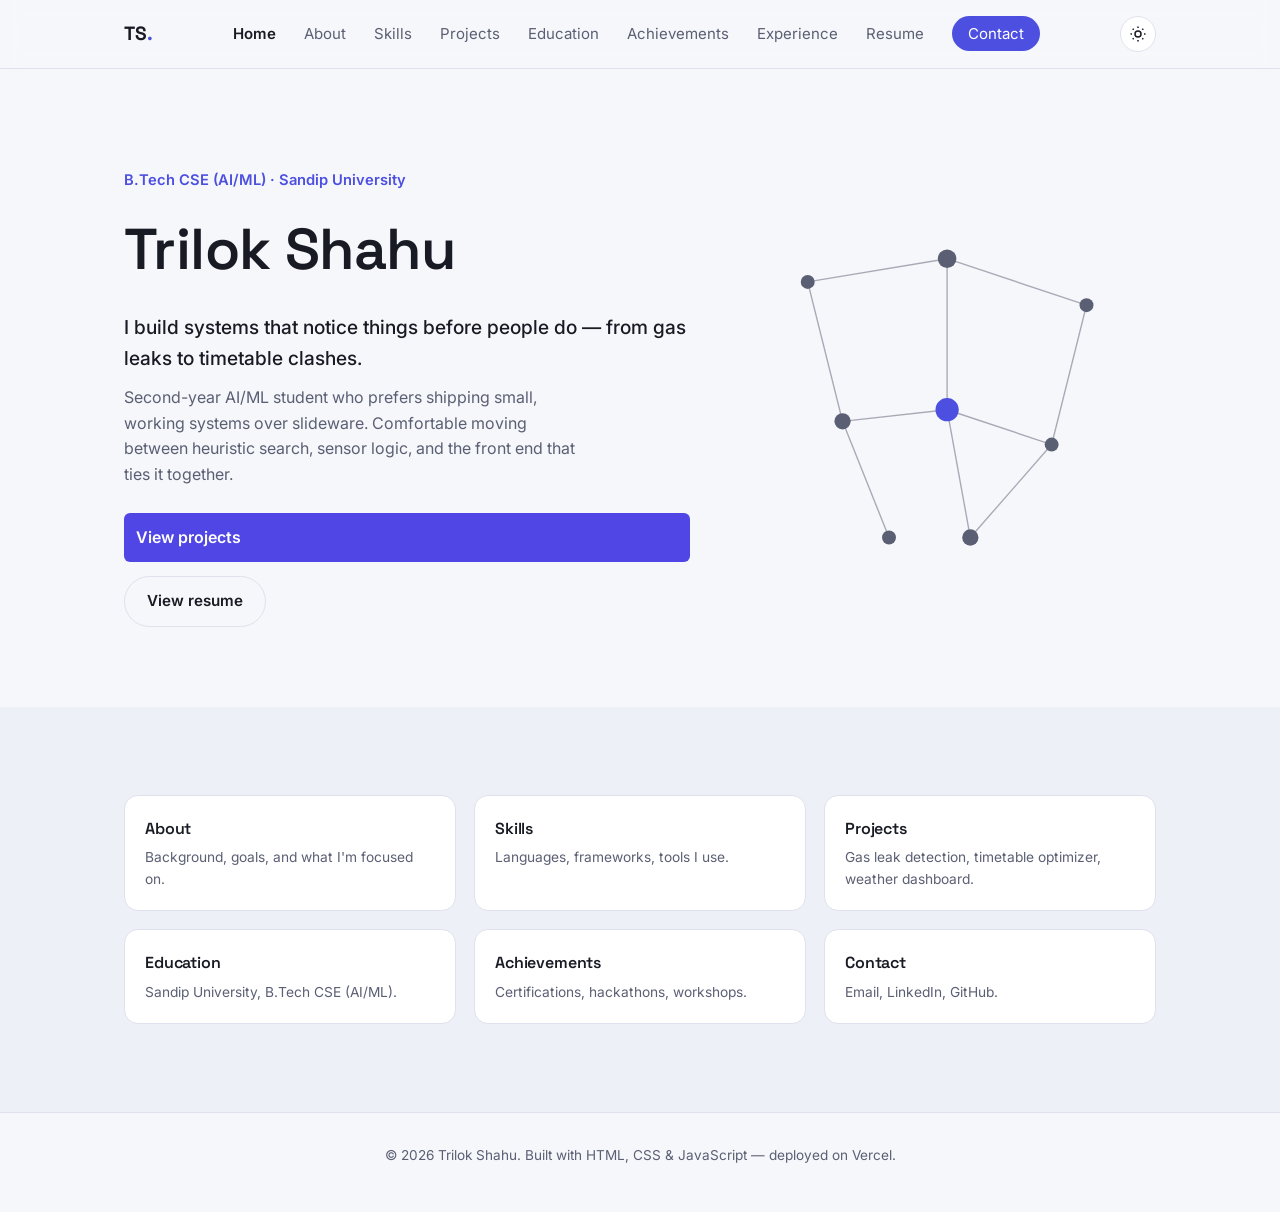
<file: index.html>
<!DOCTYPE html>
<html lang="en">
<head>
<meta charset="UTF-8">
<meta name="viewport" content="width=device-width, initial-scale=1.0">
<title>Home — Trilok Shahu</title>
<meta name="description" content="Trilok Shahu — B.Tech CSE (AI/ML) student at Sandip University. Projects, skills and profile.">
<link rel="preconnect" href="https://fonts.googleapis.com">
<link rel="preconnect" href="https://fonts.gstatic.com" crossorigin>
<link href="https://fonts.googleapis.com/css2?family=Space+Grotesk:wght@500;600;700&family=Inter:wght@400;500;600&display=swap" rel="stylesheet">
<link rel="stylesheet" href="style.css">
</head>
<body>

<div class="noise-bg" aria-hidden="true"></div>
<header class="nav-wrap">
  <nav class="nav" aria-label="Primary">
    <a href="index.html" class="nav-brand">TS<span class="dot">.</span></a>
    <button class="nav-toggle" id="navToggle" aria-label="Toggle menu" aria-expanded="false">
      <span></span><span></span><span></span>
    </button>
    <ul class="nav-links" id="navLinks">
      <li><a href="index.html" class="is-current">Home</a></li>
      <li><a href="about.html">About</a></li>
      <li><a href="skills.html">Skills</a></li>
      <li><a href="projects.html">Projects</a></li>
      <li><a href="education.html">Education</a></li>
      <li><a href="achievements.html">Achievements</a></li>
      <li><a href="experience.html">Experience</a></li>
      <li><a href="resume.html">Resume</a></li>
      <li><a href="contact.html" class="nav-cta">Contact</a></li>
    </ul>
    <button class="theme-toggle" id="themeToggle" aria-label="Toggle dark mode">
      <svg class="icon-sun" width="18" height="18" viewBox="0 0 24 24" fill="none" stroke="currentColor" stroke-width="2"><circle cx="12" cy="12" r="4"/><path d="M12 2v2M12 20v2M4.9 4.9l1.4 1.4M17.7 17.7l1.4 1.4M2 12h2M20 12h2M4.9 19.1l1.4-1.4M17.7 6.3l1.4-1.4"/></svg>
      <svg class="icon-moon" width="18" height="18" viewBox="0 0 24 24" fill="none" stroke="currentColor" stroke-width="2"><path d="M21 12.8A9 9 0 1111.2 3 7 7 0 0021 12.8z"/></svg>
    </button>
  </nav>
</header>

<main>
  <section id="home" class="hero">
    <div class="hero-grid">
      <div class="hero-text">
        <p class="eyebrow">B.Tech CSE (AI/ML) · Sandip University</p>
        <h1>Trilok Shahu</h1>
        <p class="hero-tag">I build systems that notice things before people do — from gas leaks to timetable clashes.</p>
        <p class="hero-desc">Second-year AI/ML student who prefers shipping small, working systems over slideware. Comfortable moving between heuristic search, sensor logic, and the front end that ties it together.</p>
        <div class="hero-cta">
          <a href="projects.html" class="btn btn-primary">View projects</a>
          <a href="resume.html" class="btn btn-ghost">View resume</a>
        </div>
      </div>
      <div class="hero-visual" aria-hidden="true">
        <svg viewBox="0 0 360 360" class="node-graph">
          <g class="edges" stroke="currentColor" stroke-width="1.2" fill="none" opacity="0.5">
            <line x1="60" y1="80" x2="180" y2="60"/>
            <line x1="180" y1="60" x2="300" y2="100"/>
            <line x1="60" y1="80" x2="90" y2="200"/>
            <line x1="180" y1="60" x2="180" y2="190"/>
            <line x1="300" y1="100" x2="270" y2="220"/>
            <line x1="90" y1="200" x2="180" y2="190"/>
            <line x1="180" y1="190" x2="270" y2="220"/>
            <line x1="90" y1="200" x2="130" y2="300"/>
            <line x1="180" y1="190" x2="200" y2="300"/>
            <line x1="270" y1="220" x2="200" y2="300"/>
          </g>
          <g class="nodes" fill="currentColor">
            <circle cx="60" cy="80" r="6"/>
            <circle cx="180" cy="60" r="8"/>
            <circle cx="300" cy="100" r="6"/>
            <circle cx="90" cy="200" r="7"/>
            <circle cx="180" cy="190" r="10" class="node-accent"/>
            <circle cx="270" cy="220" r="6"/>
            <circle cx="130" cy="300" r="6"/>
            <circle cx="200" cy="300" r="7"/>
          </g>
        </svg>
      </div>
    </div>
  </section>

  <section class="section section-alt home-links">
    <div class="section-inner">
      <div class="quicklinks-grid">
        <a href="about.html" class="quicklink"><h3>About</h3><p>Background, goals, and what I'm focused on.</p></a>
        <a href="skills.html" class="quicklink"><h3>Skills</h3><p>Languages, frameworks, tools I use.</p></a>
        <a href="projects.html" class="quicklink"><h3>Projects</h3><p>Gas leak detection, timetable optimizer, weather dashboard.</p></a>
        <a href="education.html" class="quicklink"><h3>Education</h3><p>Sandip University, B.Tech CSE (AI/ML).</p></a>
        <a href="achievements.html" class="quicklink"><h3>Achievements</h3><p>Certifications, hackathons, workshops.</p></a>
        <a href="contact.html" class="quicklink"><h3>Contact</h3><p>Email, LinkedIn, GitHub.</p></a>
      </div>
    </div>
  </section>

</main>

<footer class="site-footer">
  <p>&copy; <span id="year"></span> Trilok Shahu. Built with HTML, CSS &amp; JavaScript — deployed on Vercel.</p>
</footer>

<script src="script.js"></script>
</body>
</html>
</file>
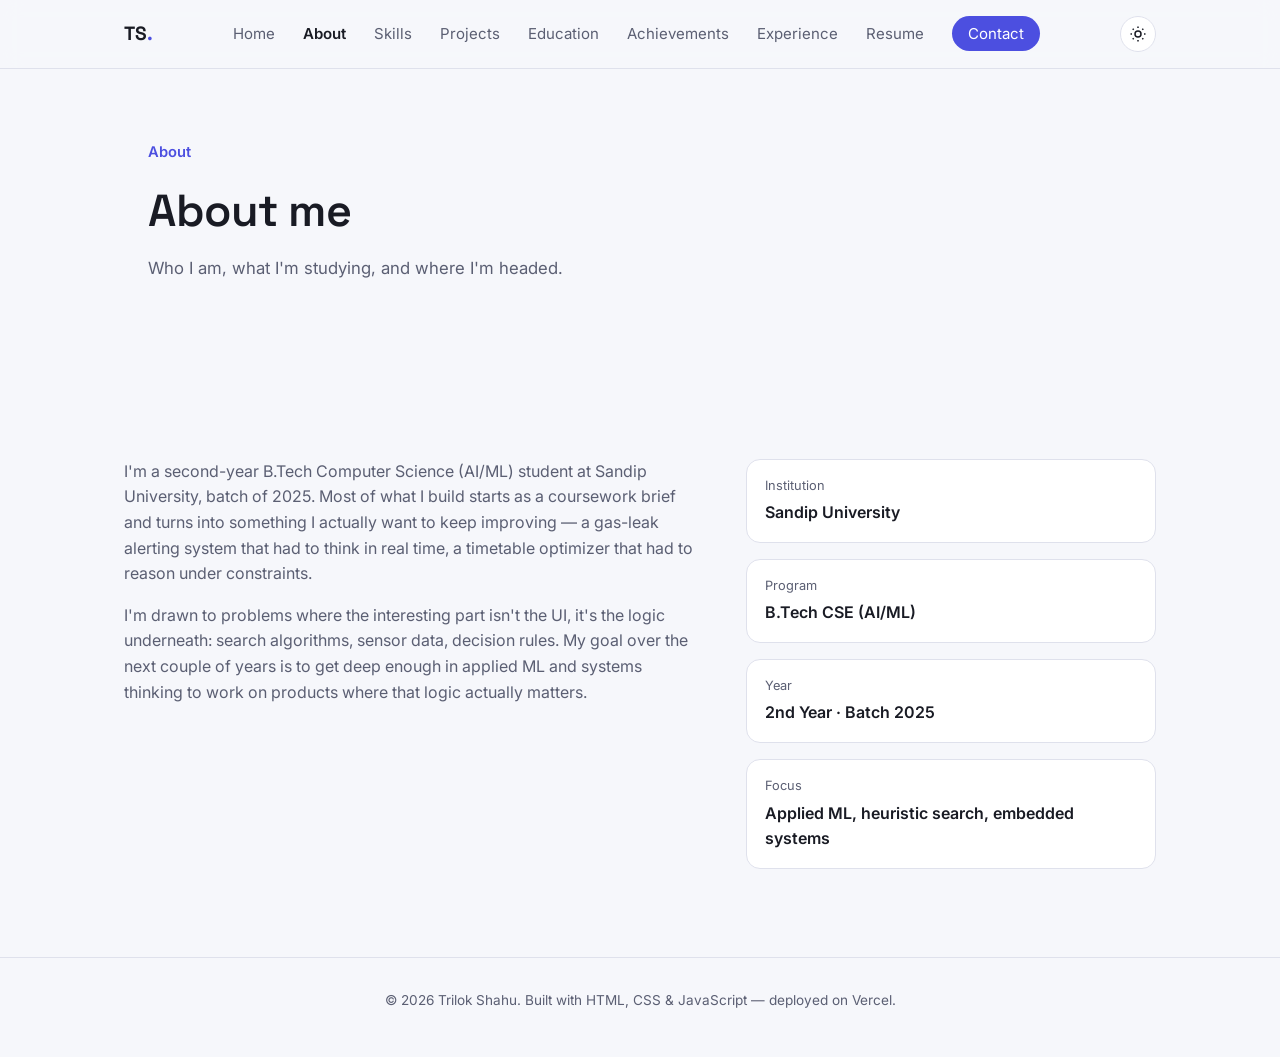
<file: about.html>
<!DOCTYPE html>
<html lang="en">
<head>
<meta charset="UTF-8">
<meta name="viewport" content="width=device-width, initial-scale=1.0">
<title>About — Trilok Shahu</title>
<meta name="description" content="About Trilok Shahu — background, education focus and goals.">
<link rel="preconnect" href="https://fonts.googleapis.com">
<link rel="preconnect" href="https://fonts.gstatic.com" crossorigin>
<link href="https://fonts.googleapis.com/css2?family=Space+Grotesk:wght@500;600;700&family=Inter:wght@400;500;600&display=swap" rel="stylesheet">
<link rel="stylesheet" href="style.css">
</head>
<body>

<div class="noise-bg" aria-hidden="true"></div>
<header class="nav-wrap">
  <nav class="nav" aria-label="Primary">
    <a href="index.html" class="nav-brand">TS<span class="dot">.</span></a>
    <button class="nav-toggle" id="navToggle" aria-label="Toggle menu" aria-expanded="false">
      <span></span><span></span><span></span>
    </button>
    <ul class="nav-links" id="navLinks">
      <li><a href="index.html">Home</a></li>
      <li><a href="about.html" class="is-current">About</a></li>
      <li><a href="skills.html">Skills</a></li>
      <li><a href="projects.html">Projects</a></li>
      <li><a href="education.html">Education</a></li>
      <li><a href="achievements.html">Achievements</a></li>
      <li><a href="experience.html">Experience</a></li>
      <li><a href="resume.html">Resume</a></li>
      <li><a href="contact.html" class="nav-cta">Contact</a></li>
    </ul>
    <button class="theme-toggle" id="themeToggle" aria-label="Toggle dark mode">
      <svg class="icon-sun" width="18" height="18" viewBox="0 0 24 24" fill="none" stroke="currentColor" stroke-width="2"><circle cx="12" cy="12" r="4"/><path d="M12 2v2M12 20v2M4.9 4.9l1.4 1.4M17.7 17.7l1.4 1.4M2 12h2M20 12h2M4.9 19.1l1.4-1.4M17.7 6.3l1.4-1.4"/></svg>
      <svg class="icon-moon" width="18" height="18" viewBox="0 0 24 24" fill="none" stroke="currentColor" stroke-width="2"><path d="M21 12.8A9 9 0 1111.2 3 7 7 0 0021 12.8z"/></svg>
    </button>
  </nav>
</header>

<main>
  <section class="page-header">
    <div class="section-inner">
      <p class="eyebrow">About</p>
      <h1>About me</h1>
      <p class="page-desc">Who I am, what I'm studying, and where I'm headed.</p>
    </div>
  </section>
  <section class="section">
    <div class="section-inner">
      <div class="about-grid">
        <div class="about-copy">
          <p>I'm a second-year B.Tech Computer Science (AI/ML) student at Sandip University, batch of 2025. Most of what I build starts as a coursework brief and turns into something I actually want to keep improving — a gas-leak alerting system that had to think in real time, a timetable optimizer that had to reason under constraints.</p>
          <p>I'm drawn to problems where the interesting part isn't the UI, it's the logic underneath: search algorithms, sensor data, decision rules. My goal over the next couple of years is to get deep enough in applied ML and systems thinking to work on products where that logic actually matters.</p>
        </div>
        <div class="about-facts">
          <div class="fact"><span class="fact-label">Institution</span><span class="fact-value">Sandip University</span></div>
          <div class="fact"><span class="fact-label">Program</span><span class="fact-value">B.Tech CSE (AI/ML)</span></div>
          <div class="fact"><span class="fact-label">Year</span><span class="fact-value">2nd Year · Batch 2025</span></div>
          <div class="fact"><span class="fact-label">Focus</span><span class="fact-value">Applied ML, heuristic search, embedded systems</span></div>
        </div>
      </div>
    </div>
  </section>

</main>

<footer class="site-footer">
  <p>&copy; <span id="year"></span> Trilok Shahu. Built with HTML, CSS &amp; JavaScript — deployed on Vercel.</p>
</footer>

<script src="script.js"></script>
</body>
</html>
</file>
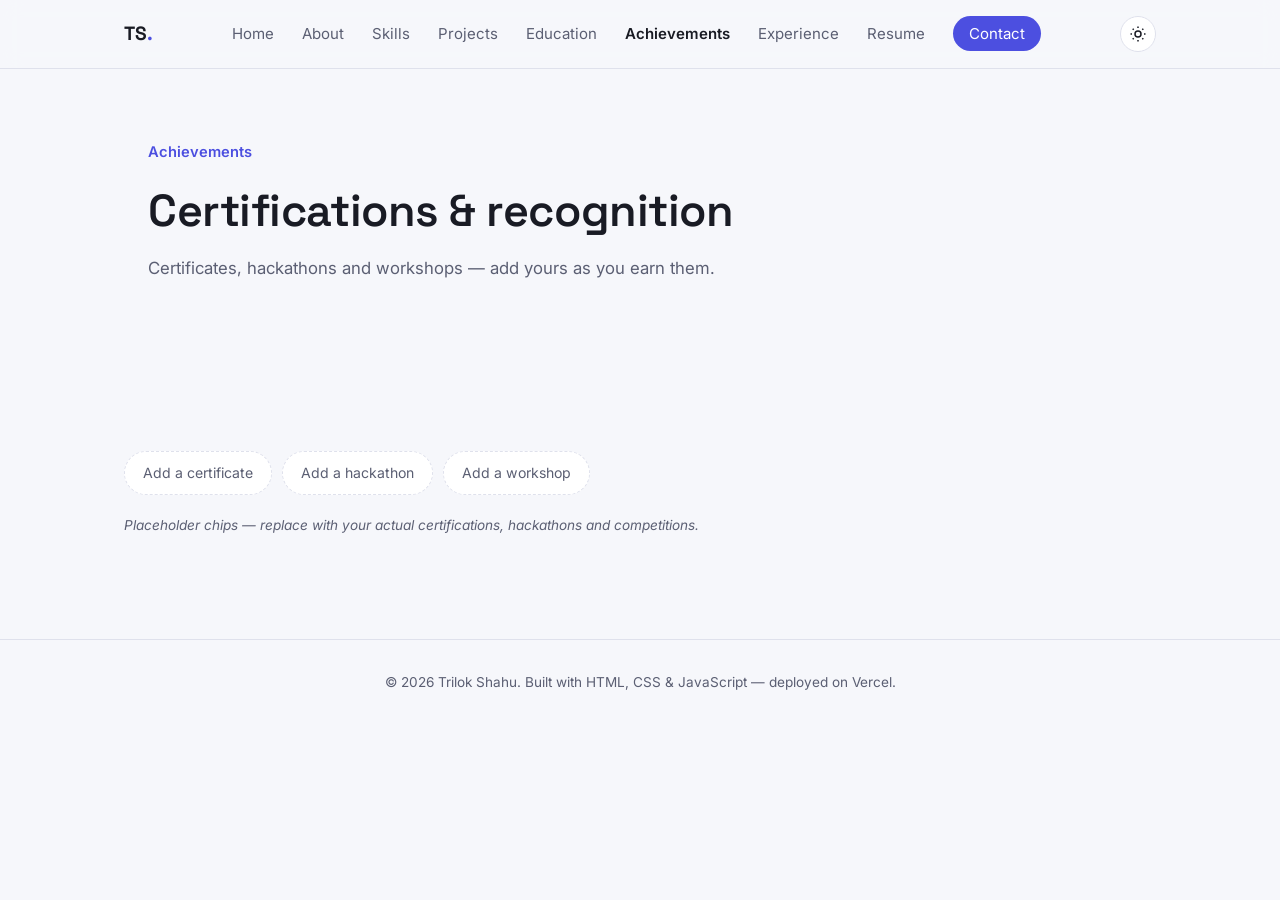
<file: achievements.html>
<!DOCTYPE html>
<html lang="en">
<head>
<meta charset="UTF-8">
<meta name="viewport" content="width=device-width, initial-scale=1.0">
<title>Achievements — Trilok Shahu</title>
<meta name="description" content="Achievements, certifications and hackathons.">
<link rel="preconnect" href="https://fonts.googleapis.com">
<link rel="preconnect" href="https://fonts.gstatic.com" crossorigin>
<link href="https://fonts.googleapis.com/css2?family=Space+Grotesk:wght@500;600;700&family=Inter:wght@400;500;600&display=swap" rel="stylesheet">
<link rel="stylesheet" href="style.css">
</head>
<body>

<div class="noise-bg" aria-hidden="true"></div>
<header class="nav-wrap">
  <nav class="nav" aria-label="Primary">
    <a href="index.html" class="nav-brand">TS<span class="dot">.</span></a>
    <button class="nav-toggle" id="navToggle" aria-label="Toggle menu" aria-expanded="false">
      <span></span><span></span><span></span>
    </button>
    <ul class="nav-links" id="navLinks">
      <li><a href="index.html">Home</a></li>
      <li><a href="about.html">About</a></li>
      <li><a href="skills.html">Skills</a></li>
      <li><a href="projects.html">Projects</a></li>
      <li><a href="education.html">Education</a></li>
      <li><a href="achievements.html" class="is-current">Achievements</a></li>
      <li><a href="experience.html">Experience</a></li>
      <li><a href="resume.html">Resume</a></li>
      <li><a href="contact.html" class="nav-cta">Contact</a></li>
    </ul>
    <button class="theme-toggle" id="themeToggle" aria-label="Toggle dark mode">
      <svg class="icon-sun" width="18" height="18" viewBox="0 0 24 24" fill="none" stroke="currentColor" stroke-width="2"><circle cx="12" cy="12" r="4"/><path d="M12 2v2M12 20v2M4.9 4.9l1.4 1.4M17.7 17.7l1.4 1.4M2 12h2M20 12h2M4.9 19.1l1.4-1.4M17.7 6.3l1.4-1.4"/></svg>
      <svg class="icon-moon" width="18" height="18" viewBox="0 0 24 24" fill="none" stroke="currentColor" stroke-width="2"><path d="M21 12.8A9 9 0 1111.2 3 7 7 0 0021 12.8z"/></svg>
    </button>
  </nav>
</header>

<main>
  <section class="page-header">
    <div class="section-inner">
      <p class="eyebrow">Achievements</p>
      <h1>Certifications & recognition</h1>
      <p class="page-desc">Certificates, hackathons and workshops — add yours as you earn them.</p>
    </div>
  </section>
  <section class="section">
    <div class="section-inner">
      <div class="chip-row">
        <span class="chip">Add a certificate</span>
        <span class="chip">Add a hackathon</span>
        <span class="chip">Add a workshop</span>
      </div>
      <p class="skills-note">Placeholder chips — replace with your actual certifications, hackathons and competitions.</p>
    </div>
  </section>

</main>

<footer class="site-footer">
  <p>&copy; <span id="year"></span> Trilok Shahu. Built with HTML, CSS &amp; JavaScript — deployed on Vercel.</p>
</footer>

<script src="script.js"></script>
</body>
</html>
</file>
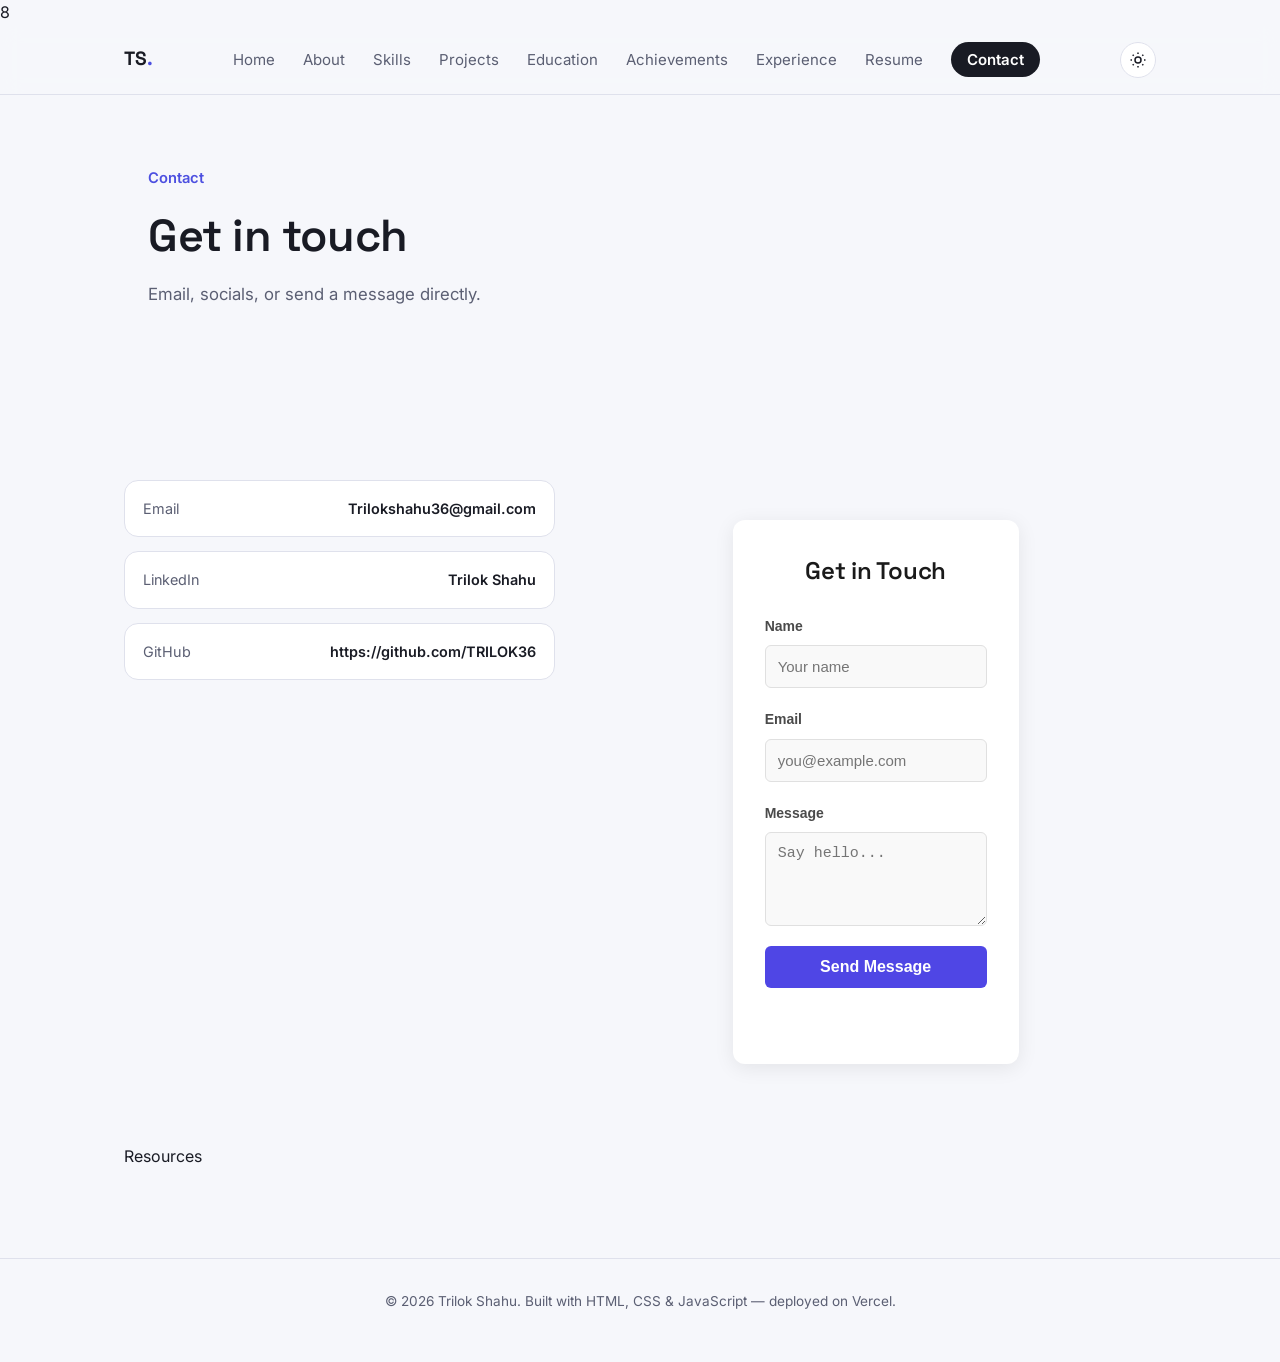
<file: contact.html>
8<!DOCTYPE html>
<html lang="en">
<head>
<meta charset="UTF-8">
<meta name="viewport" content="width=device-width, initial-scale=1.0">
<title>Contact — Trilok Shahu</title>
<meta name="description" content="Contact Trilok Shahu — email, LinkedIn, GitHub.">
<link rel="preconnect" href="https://fonts.googleapis.com">
<link rel="preconnect" href="https://fonts.gstatic.com" crossorigin>
<link href="https://fonts.googleapis.com/css2?family=Space+Grotesk:wght@500;600;700&family=Inter:wght@400;500;600&display=swap" rel="stylesheet">
<link rel="stylesheet" href="style.css">
</head>
<body>

<div class="noise-bg" aria-hidden="true"></div>
<header class="nav-wrap">
  <nav class="nav" aria-label="Primary">
    <a href="index.html" class="nav-brand">TS<span class="dot">.</span></a>
    <button class="nav-toggle" id="navToggle" aria-label="Toggle menu" aria-expanded="false">
      <span></span><span></span><span></span>
    </button>
    <ul class="nav-links" id="navLinks">
      <li><a href="index.html">Home</a></li>
      <li><a href="about.html">About</a></li>
      <li><a href="skills.html">Skills</a></li>
      <li><a href="projects.html">Projects</a></li>
      <li><a href="education.html">Education</a></li>
      <li><a href="achievements.html">Achievements</a></li>
      <li><a href="experience.html">Experience</a></li>
      <li><a href="resume.html">Resume</a></li>
      <li><a href="contact.html" class="nav-cta is-current">Contact</a></li>
    </ul>
    <button class="theme-toggle" id="themeToggle" aria-label="Toggle dark mode">
      <svg class="icon-sun" width="18" height="18" viewBox="0 0 24 24" fill="none" stroke="currentColor" stroke-width="2"><circle cx="12" cy="12" r="4"/><path d="M12 2v2M12 20v2M4.9 4.9l1.4 1.4M17.7 17.7l1.4 1.4M2 12h2M20 12h2M4.9 19.1l1.4-1.4M17.7 6.3l1.4-1.4"/></svg>
      <svg class="icon-moon" width="18" height="18" viewBox="0 0 24 24" fill="none" stroke="currentColor" stroke-width="2"><path d="M21 12.8A9 9 0 1111.2 3 7 7 0 0021 12.8z"/></svg>
    </button>
  </nav>
</header>

<main>
  <section class="page-header">
    <div class="section-inner">
      <p class="eyebrow">Contact</p>
      <h1>Get in touch</h1>
      <p class="page-desc">Email, socials, or send a message directly.</p>
    </div>
  </section>
  <section class="section">
    <div class="section-inner">
      <div class="contact-grid">
        <div class="contact-links">
          <a href="mailto:Trilokshahu36@gmail.com" class="contact-link">
            <span>Email</span><span class="contact-value">Trilokshahu36@gmail.com</span>
          </a>
          <a href="https://www.linkedin.com/in/trilok-shahu-736469418" class="contact-link" target="_blank" rel="noopener">
            <span>LinkedIn</span><span class="contact-value">Trilok Shahu</span>
          </a>
          <a href="https://github.com/TRILOK36" class="contact-link" target="_blank" rel="noopener">
            <span>GitHub</span><span class="contact-value">https://github.com/TRILOK36</span>
          </a>
        </div>
 <div class="contact-container">
  <h2>Get in Touch</h2>
  




  <form action="https://formspree.io/f/xvkgwnln" method="POST">
    <div class="form-group">
      <label for="cf-name">Name</label>
      <input id="cf-name" type="text" name="name" placeholder="Your name" required>
    </div>

    <div class="form-group">
      <label for="cf-email">Email</label>
      <input id="cf-email" type="email" name="email" placeholder="you@example.com" required>
    </div>

    <div class="form-group">
      <label for="cf-message">Message</label>
      <textarea id="cf-message" name="message" rows="4" placeholder="Say hello..." required></textarea>
    </div>

    <button type="submit" class="btn btn-primary">Send Message</button>
    <p class="form-note" id="formNote"></p>
  </form>
</div>
Resources
      </div>
    </div>
  </section>

</main>

<footer class="site-footer">
  <p>&copy; <span id="year"></span> Trilok Shahu. Built with HTML, CSS &amp; JavaScript — deployed on Vercel.</p>
</footer>

<script src="script.js"></script>
</body>
</html>
</file>
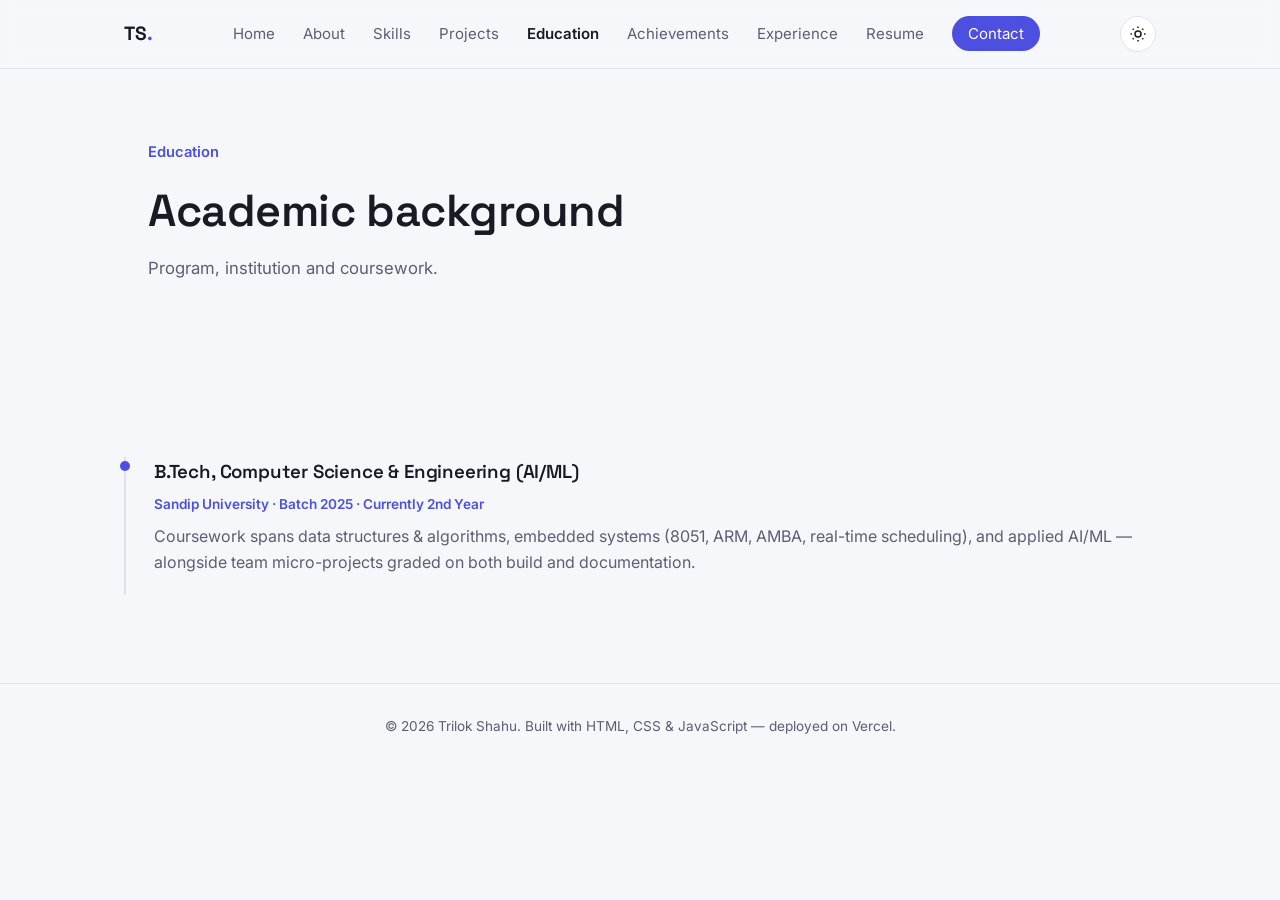
<file: education.html>
<!DOCTYPE html>
<html lang="en">
<head>
<meta charset="UTF-8">
<meta name="viewport" content="width=device-width, initial-scale=1.0">
<title>Education — Trilok Shahu</title>
<meta name="description" content="Education — B.Tech Computer Science (AI/ML), Sandip University.">
<link rel="preconnect" href="https://fonts.googleapis.com">
<link rel="preconnect" href="https://fonts.gstatic.com" crossorigin>
<link href="https://fonts.googleapis.com/css2?family=Space+Grotesk:wght@500;600;700&family=Inter:wght@400;500;600&display=swap" rel="stylesheet">
<link rel="stylesheet" href="style.css">
</head>
<body>

<div class="noise-bg" aria-hidden="true"></div>
<header class="nav-wrap">
  <nav class="nav" aria-label="Primary">
    <a href="index.html" class="nav-brand">TS<span class="dot">.</span></a>
    <button class="nav-toggle" id="navToggle" aria-label="Toggle menu" aria-expanded="false">
      <span></span><span></span><span></span>
    </button>
    <ul class="nav-links" id="navLinks">
      <li><a href="index.html">Home</a></li>
      <li><a href="about.html">About</a></li>
      <li><a href="skills.html">Skills</a></li>
      <li><a href="projects.html">Projects</a></li>
      <li><a href="education.html" class="is-current">Education</a></li>
      <li><a href="achievements.html">Achievements</a></li>
      <li><a href="experience.html">Experience</a></li>
      <li><a href="resume.html">Resume</a></li>
      <li><a href="contact.html" class="nav-cta">Contact</a></li>
    </ul>
    <button class="theme-toggle" id="themeToggle" aria-label="Toggle dark mode">
      <svg class="icon-sun" width="18" height="18" viewBox="0 0 24 24" fill="none" stroke="currentColor" stroke-width="2"><circle cx="12" cy="12" r="4"/><path d="M12 2v2M12 20v2M4.9 4.9l1.4 1.4M17.7 17.7l1.4 1.4M2 12h2M20 12h2M4.9 19.1l1.4-1.4M17.7 6.3l1.4-1.4"/></svg>
      <svg class="icon-moon" width="18" height="18" viewBox="0 0 24 24" fill="none" stroke="currentColor" stroke-width="2"><path d="M21 12.8A9 9 0 1111.2 3 7 7 0 0021 12.8z"/></svg>
    </button>
  </nav>
</header>

<main>
  <section class="page-header">
    <div class="section-inner">
      <p class="eyebrow">Education</p>
      <h1>Academic background</h1>
      <p class="page-desc">Program, institution and coursework.</p>
    </div>
  </section>
  <section class="section">
    <div class="section-inner">
      <div class="timeline">
        <div class="timeline-item">
          <div class="timeline-marker"></div>
          <div class="timeline-content">
            <h3>B.Tech, Computer Science &amp; Engineering (AI/ML)</h3>
            <p class="timeline-meta">Sandip University · Batch 2025 · Currently 2nd Year</p>
            <p>Coursework spans data structures &amp; algorithms, embedded systems (8051, ARM, AMBA, real-time scheduling), and applied AI/ML — alongside team micro-projects graded on both build and documentation.</p>
          </div>
        </div>
      </div>
    </div>
  </section>

</main>

<footer class="site-footer">
  <p>&copy; <span id="year"></span> Trilok Shahu. Built with HTML, CSS &amp; JavaScript — deployed on Vercel.</p>
</footer>

<script src="script.js"></script>
</body>
</html>
</file>
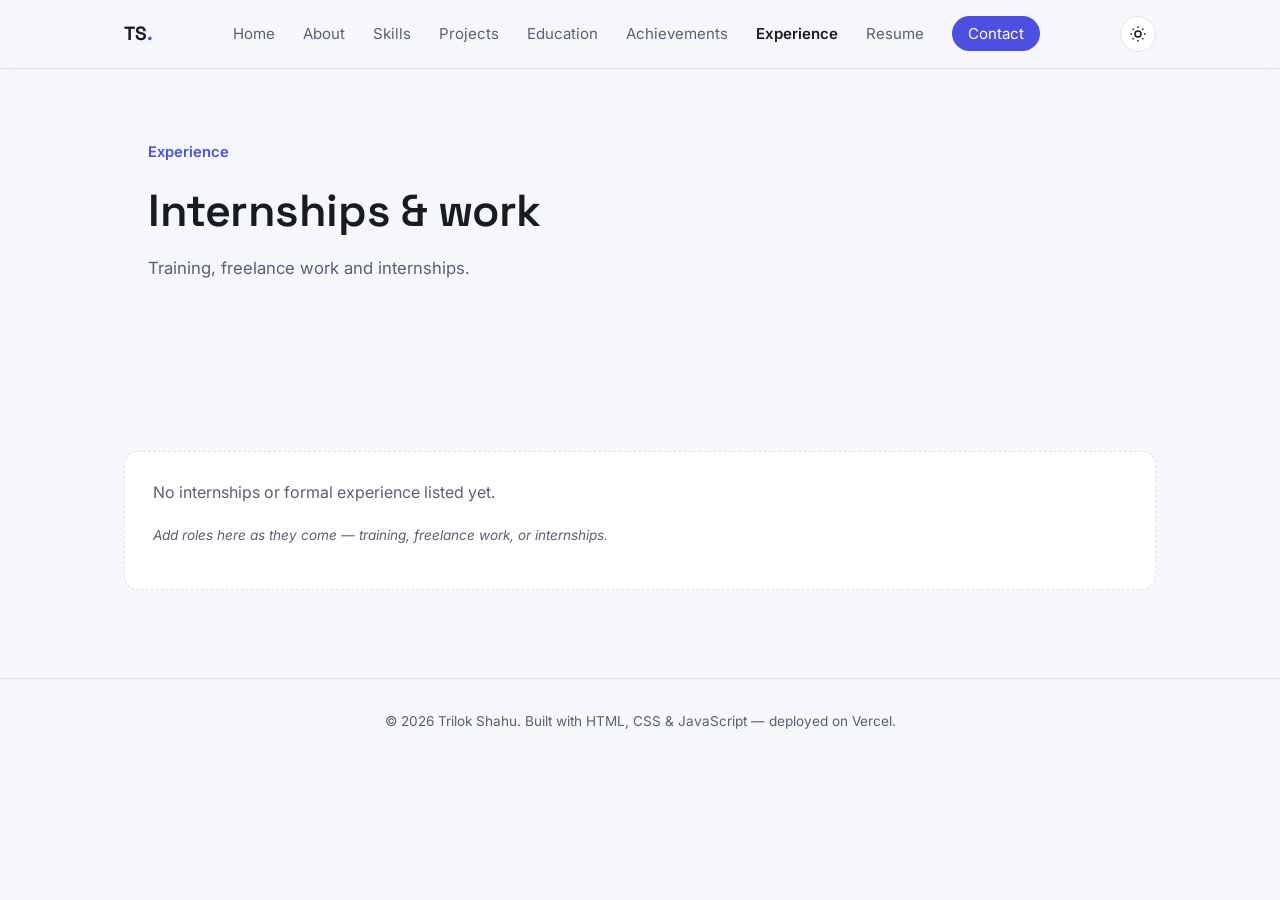
<file: experience.html>
<!DOCTYPE html>
<html lang="en">
<head>
<meta charset="UTF-8">
<meta name="viewport" content="width=device-width, initial-scale=1.0">
<title>Experience — Trilok Shahu</title>
<meta name="description" content="Work experience and internships.">
<link rel="preconnect" href="https://fonts.googleapis.com">
<link rel="preconnect" href="https://fonts.gstatic.com" crossorigin>
<link href="https://fonts.googleapis.com/css2?family=Space+Grotesk:wght@500;600;700&family=Inter:wght@400;500;600&display=swap" rel="stylesheet">
<link rel="stylesheet" href="style.css">
</head>
<body>

<div class="noise-bg" aria-hidden="true"></div>
<header class="nav-wrap">
  <nav class="nav" aria-label="Primary">
    <a href="index.html" class="nav-brand">TS<span class="dot">.</span></a>
    <button class="nav-toggle" id="navToggle" aria-label="Toggle menu" aria-expanded="false">
      <span></span><span></span><span></span>
    </button>
    <ul class="nav-links" id="navLinks">
      <li><a href="index.html">Home</a></li>
      <li><a href="about.html">About</a></li>
      <li><a href="skills.html">Skills</a></li>
      <li><a href="projects.html">Projects</a></li>
      <li><a href="education.html">Education</a></li>
      <li><a href="achievements.html">Achievements</a></li>
      <li><a href="experience.html" class="is-current">Experience</a></li>
      <li><a href="resume.html">Resume</a></li>
      <li><a href="contact.html" class="nav-cta">Contact</a></li>
    </ul>
    <button class="theme-toggle" id="themeToggle" aria-label="Toggle dark mode">
      <svg class="icon-sun" width="18" height="18" viewBox="0 0 24 24" fill="none" stroke="currentColor" stroke-width="2"><circle cx="12" cy="12" r="4"/><path d="M12 2v2M12 20v2M4.9 4.9l1.4 1.4M17.7 17.7l1.4 1.4M2 12h2M20 12h2M4.9 19.1l1.4-1.4M17.7 6.3l1.4-1.4"/></svg>
      <svg class="icon-moon" width="18" height="18" viewBox="0 0 24 24" fill="none" stroke="currentColor" stroke-width="2"><path d="M21 12.8A9 9 0 1111.2 3 7 7 0 0021 12.8z"/></svg>
    </button>
  </nav>
</header>

<main>
  <section class="page-header">
    <div class="section-inner">
      <p class="eyebrow">Experience</p>
      <h1>Internships & work</h1>
      <p class="page-desc">Training, freelance work and internships.</p>
    </div>
  </section>
  <section class="section">
    <div class="section-inner">
      <div class="empty-state">
        <p>No internships or formal experience listed yet.</p>
        <p class="skills-note">Add roles here as they come — training, freelance work, or internships.</p>
      </div>
    </div>
  </section>

</main>

<footer class="site-footer">
  <p>&copy; <span id="year"></span> Trilok Shahu. Built with HTML, CSS &amp; JavaScript — deployed on Vercel.</p>
</footer>

<script src="script.js"></script>
</body>
</html>
</file>
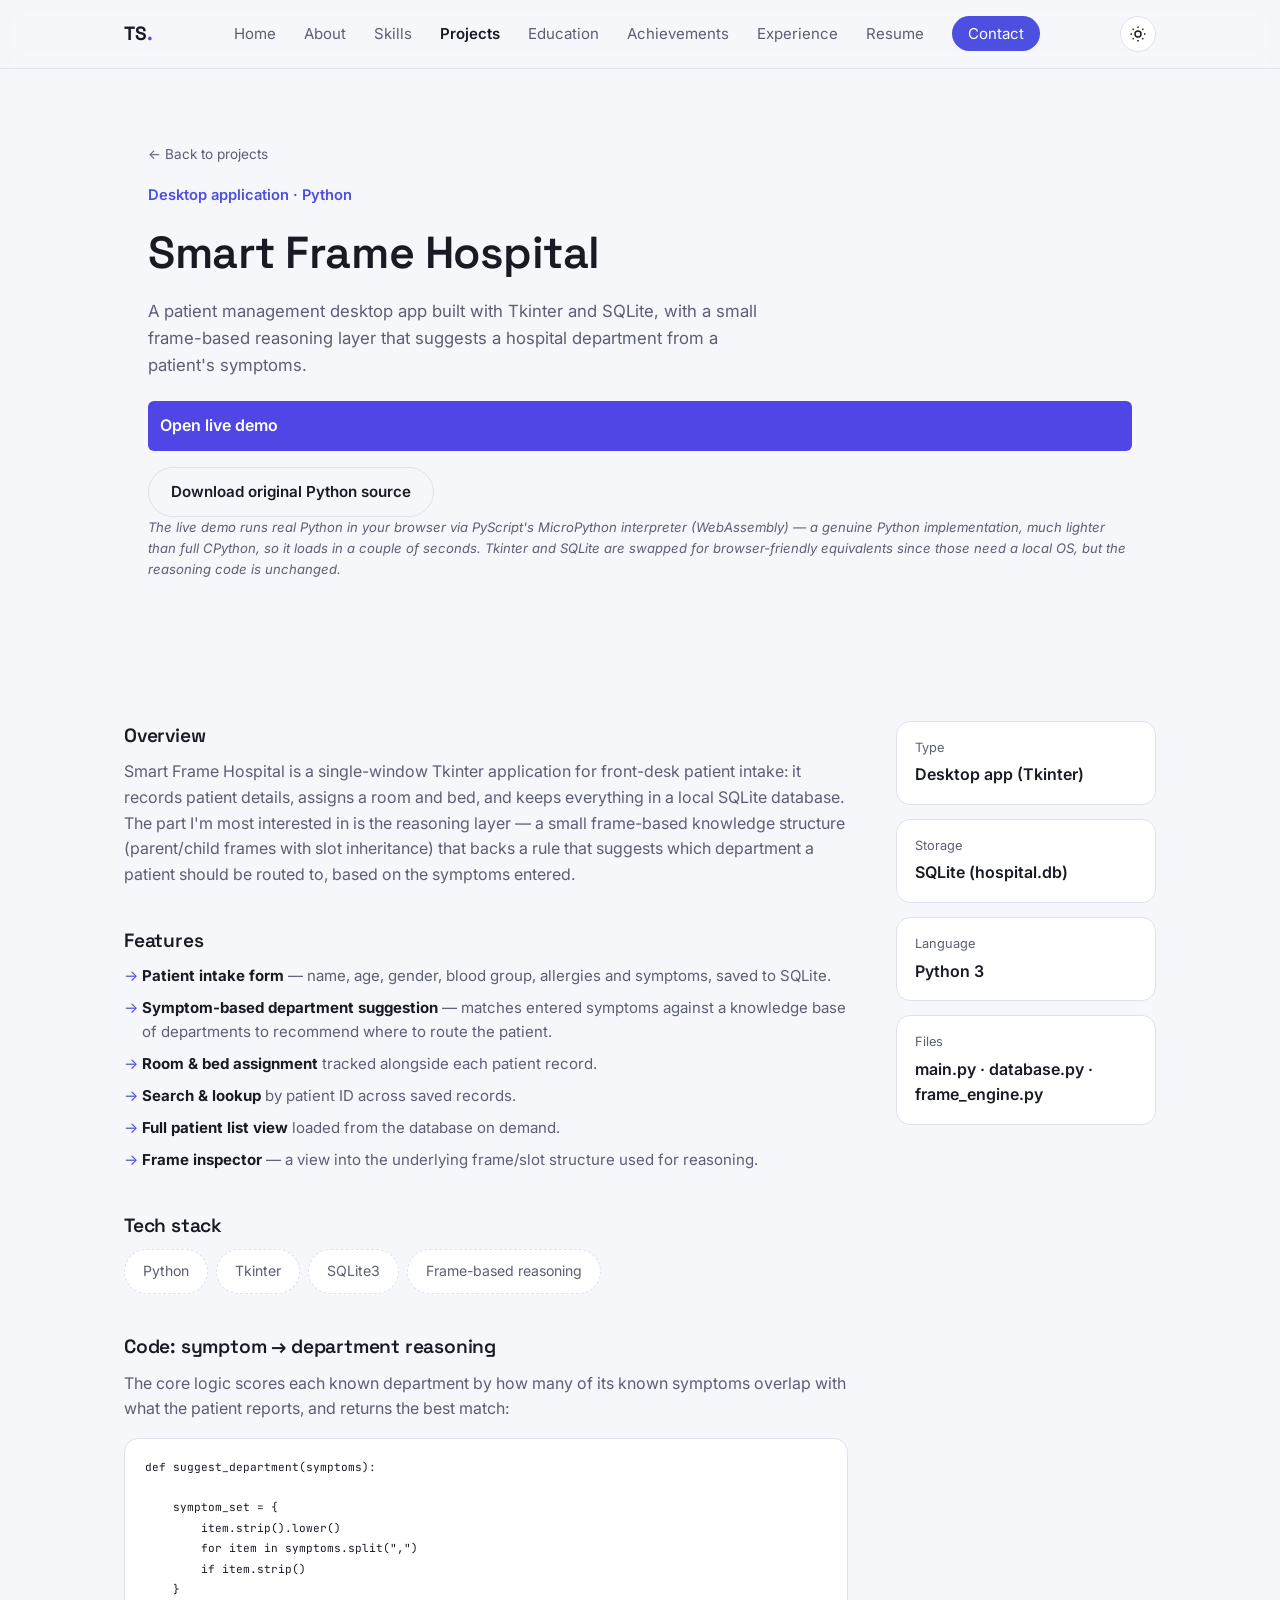
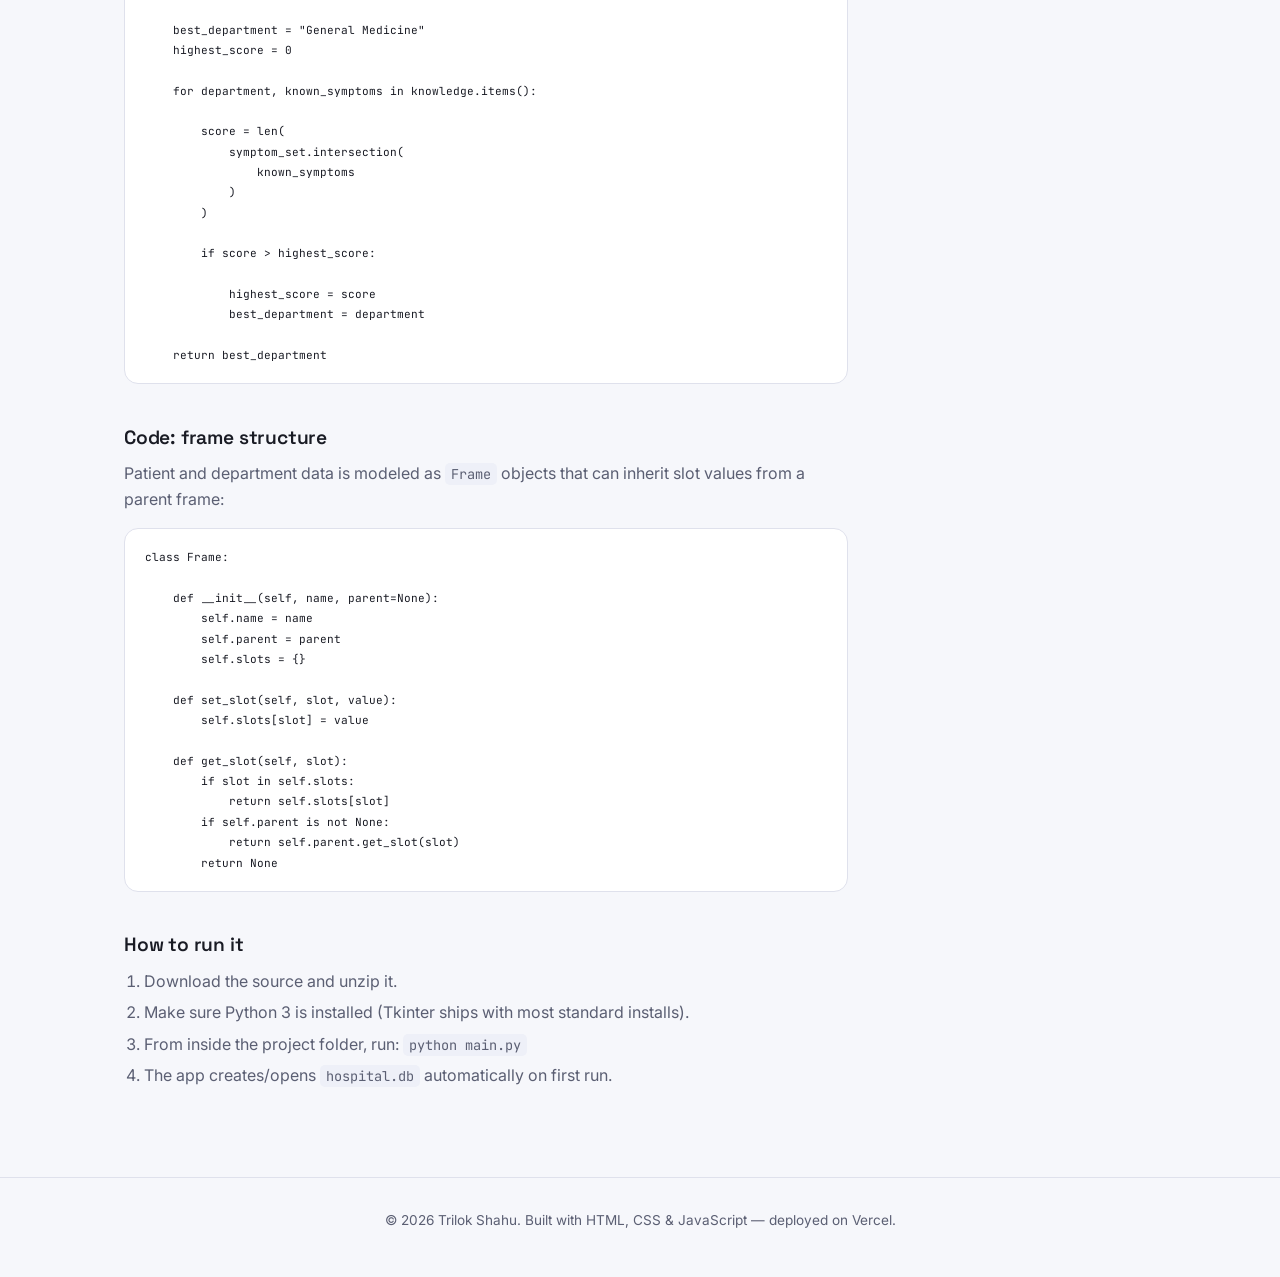
<file: hill-climbing.html>
<!DOCTYPE html>
<html lang="en">
<head>
<meta charset="UTF-8">
<meta name="viewport" content="width=device-width, initial-scale=1.0">
<title>Smart Frame Hospital — Trilok Shahu</title>
<meta name="description" content="Smart Frame Hospital — a Python/Tkinter patient management desktop app with frame-based symptom reasoning.">
<link rel="preconnect" href="https://fonts.googleapis.com">
<link rel="preconnect" href="https://fonts.gstatic.com" crossorigin>
<link href="https://fonts.googleapis.com/css2?family=Space+Grotesk:wght@500;600;700&family=Inter:wght@400;500;600&family=JetBrains+Mono:wght@400;500&display=swap" rel="stylesheet">
<link rel="stylesheet" href="style.css">
</head>
<body>

<div class="noise-bg" aria-hidden="true"></div>
<header class="nav-wrap">
  <nav class="nav" aria-label="Primary">
    <a href="index.html" class="nav-brand">TS<span class="dot">.</span></a>
    <button class="nav-toggle" id="navToggle" aria-label="Toggle menu" aria-expanded="false">
      <span></span><span></span><span></span>
    </button>
    <ul class="nav-links" id="navLinks">
      <li><a href="index.html">Home</a></li>
      <li><a href="about.html">About</a></li>
      <li><a href="skills.html">Skills</a></li>
      <li><a href="projects.html" class="is-current">Projects</a></li>
      <li><a href="education.html">Education</a></li>
      <li><a href="achievements.html">Achievements</a></li>
      <li><a href="experience.html">Experience</a></li>
      <li><a href="resume.html">Resume</a></li>
      <li><a href="contact.html" class="nav-cta">Contact</a></li>
    </ul>
    <button class="theme-toggle" id="themeToggle" aria-label="Toggle dark mode">
      <svg class="icon-sun" width="18" height="18" viewBox="0 0 24 24" fill="none" stroke="currentColor" stroke-width="2"><circle cx="12" cy="12" r="4"/><path d="M12 2v2M12 20v2M4.9 4.9l1.4 1.4M17.7 17.7l1.4 1.4M2 12h2M20 12h2M4.9 19.1l1.4-1.4M17.7 6.3l1.4-1.4"/></svg>
      <svg class="icon-moon" width="18" height="18" viewBox="0 0 24 24" fill="none" stroke="currentColor" stroke-width="2"><path d="M21 12.8A9 9 0 1111.2 3 7 7 0 0021 12.8z"/></svg>
    </button>
  </nav>
</header>

<main>

  <section class="page-header">
    <div class="section-inner">
      <a href="projects.html" class="back-link">← Back to projects</a>
      <p class="eyebrow">Desktop application · Python</p>
      <h1>Smart Frame Hospital</h1>
      <p class="page-desc">A patient management desktop app built with Tkinter and SQLite, with a small frame-based reasoning layer that suggests a hospital department from a patient's symptoms.</p>
      <div class="detail-cta">
        <a href="hospital-app.html" class="btn btn-primary">Open live demo</a>
        <a href="smart-frame-hospital.zip" class="btn btn-ghost" download>Download original Python source</a>
      </div>
      <p class="detail-note">The live demo runs real Python in your browser via PyScript's MicroPython interpreter (WebAssembly) — a genuine Python implementation, much lighter than full CPython, so it loads in a couple of seconds. Tkinter and SQLite are swapped for browser-friendly equivalents since those need a local OS, but the reasoning code is unchanged.</p>
    </div>
  </section>

  <section class="section">
    <div class="section-inner">
      <div class="detail-grid">

        <div>
          <h2>Overview</h2>
          <p>Smart Frame Hospital is a single-window Tkinter application for front-desk patient intake: it records patient details, assigns a room and bed, and keeps everything in a local SQLite database. The part I'm most interested in is the reasoning layer — a small frame-based knowledge structure (parent/child frames with slot inheritance) that backs a rule that suggests which department a patient should be routed to, based on the symptoms entered.</p>

          <h2>Features</h2>
          <ul class="feature-list">
            <li><strong>Patient intake form</strong> — name, age, gender, blood group, allergies and symptoms, saved to SQLite.</li>
            <li><strong>Symptom-based department suggestion</strong> — matches entered symptoms against a knowledge base of departments to recommend where to route the patient.</li>
            <li><strong>Room &amp; bed assignment</strong> tracked alongside each patient record.</li>
            <li><strong>Search &amp; lookup</strong> by patient ID across saved records.</li>
            <li><strong>Full patient list view</strong> loaded from the database on demand.</li>
            <li><strong>Frame inspector</strong> — a view into the underlying frame/slot structure used for reasoning.</li>
          </ul>

          <h2>Tech stack</h2>
          <ul class="chip-row-inline">
            <li class="chip">Python</li>
            <li class="chip">Tkinter</li>
            <li class="chip">SQLite3</li>
            <li class="chip">Frame-based reasoning</li>
          </ul>

          <h2>Code: symptom → department reasoning</h2>
          <p>The core logic scores each known department by how many of its known symptoms overlap with what the patient reports, and returns the best match:</p>
          <pre class="code-block"><code>def suggest_department(symptoms):

    symptom_set = {
        item.strip().lower()
        for item in symptoms.split(",")
        if item.strip()
    }

    best_department = "General Medicine"
    highest_score = 0

    for department, known_symptoms in knowledge.items():

        score = len(
            symptom_set.intersection(
                known_symptoms
            )
        )

        if score &gt; highest_score:

            highest_score = score
            best_department = department

    return best_department</code></pre>

          <h2>Code: frame structure</h2>
          <p>Patient and department data is modeled as <code>Frame</code> objects that can inherit slot values from a parent frame:</p>
          <pre class="code-block"><code>class Frame:

    def __init__(self, name, parent=None):
        self.name = name
        self.parent = parent
        self.slots = {}

    def set_slot(self, slot, value):
        self.slots[slot] = value

    def get_slot(self, slot):
        if slot in self.slots:
            return self.slots[slot]
        if self.parent is not None:
            return self.parent.get_slot(slot)
        return None</code></pre>

          <h2>How to run it</h2>
          <ol class="run-steps">
            <li>Download the source and unzip it.</li>
            <li>Make sure Python 3 is installed (Tkinter ships with most standard installs).</li>
            <li>From inside the project folder, run: <code>python main.py</code></li>
            <li>The app creates/opens <code>hospital.db</code> automatically on first run.</li>
          </ol>
        </div>

        <aside class="detail-side">
          <div class="fact"><span class="fact-label">Type</span><span class="fact-value">Desktop app (Tkinter)</span></div>
          <div class="fact"><span class="fact-label">Storage</span><span class="fact-value">SQLite (hospital.db)</span></div>
          <div class="fact"><span class="fact-label">Language</span><span class="fact-value">Python 3</span></div>
          <div class="fact"><span class="fact-label">Files</span><span class="fact-value">main.py · database.py · frame_engine.py</span></div>
        </aside>

      </div>
    </div>
  </section>

</main>

<footer class="site-footer">
  <p>&copy; <span id="year"></span> Trilok Shahu. Built with HTML, CSS &amp; JavaScript — deployed on Vercel.</p>
</footer>

<script src="script.js"></script>
</body>
</html>
</file>
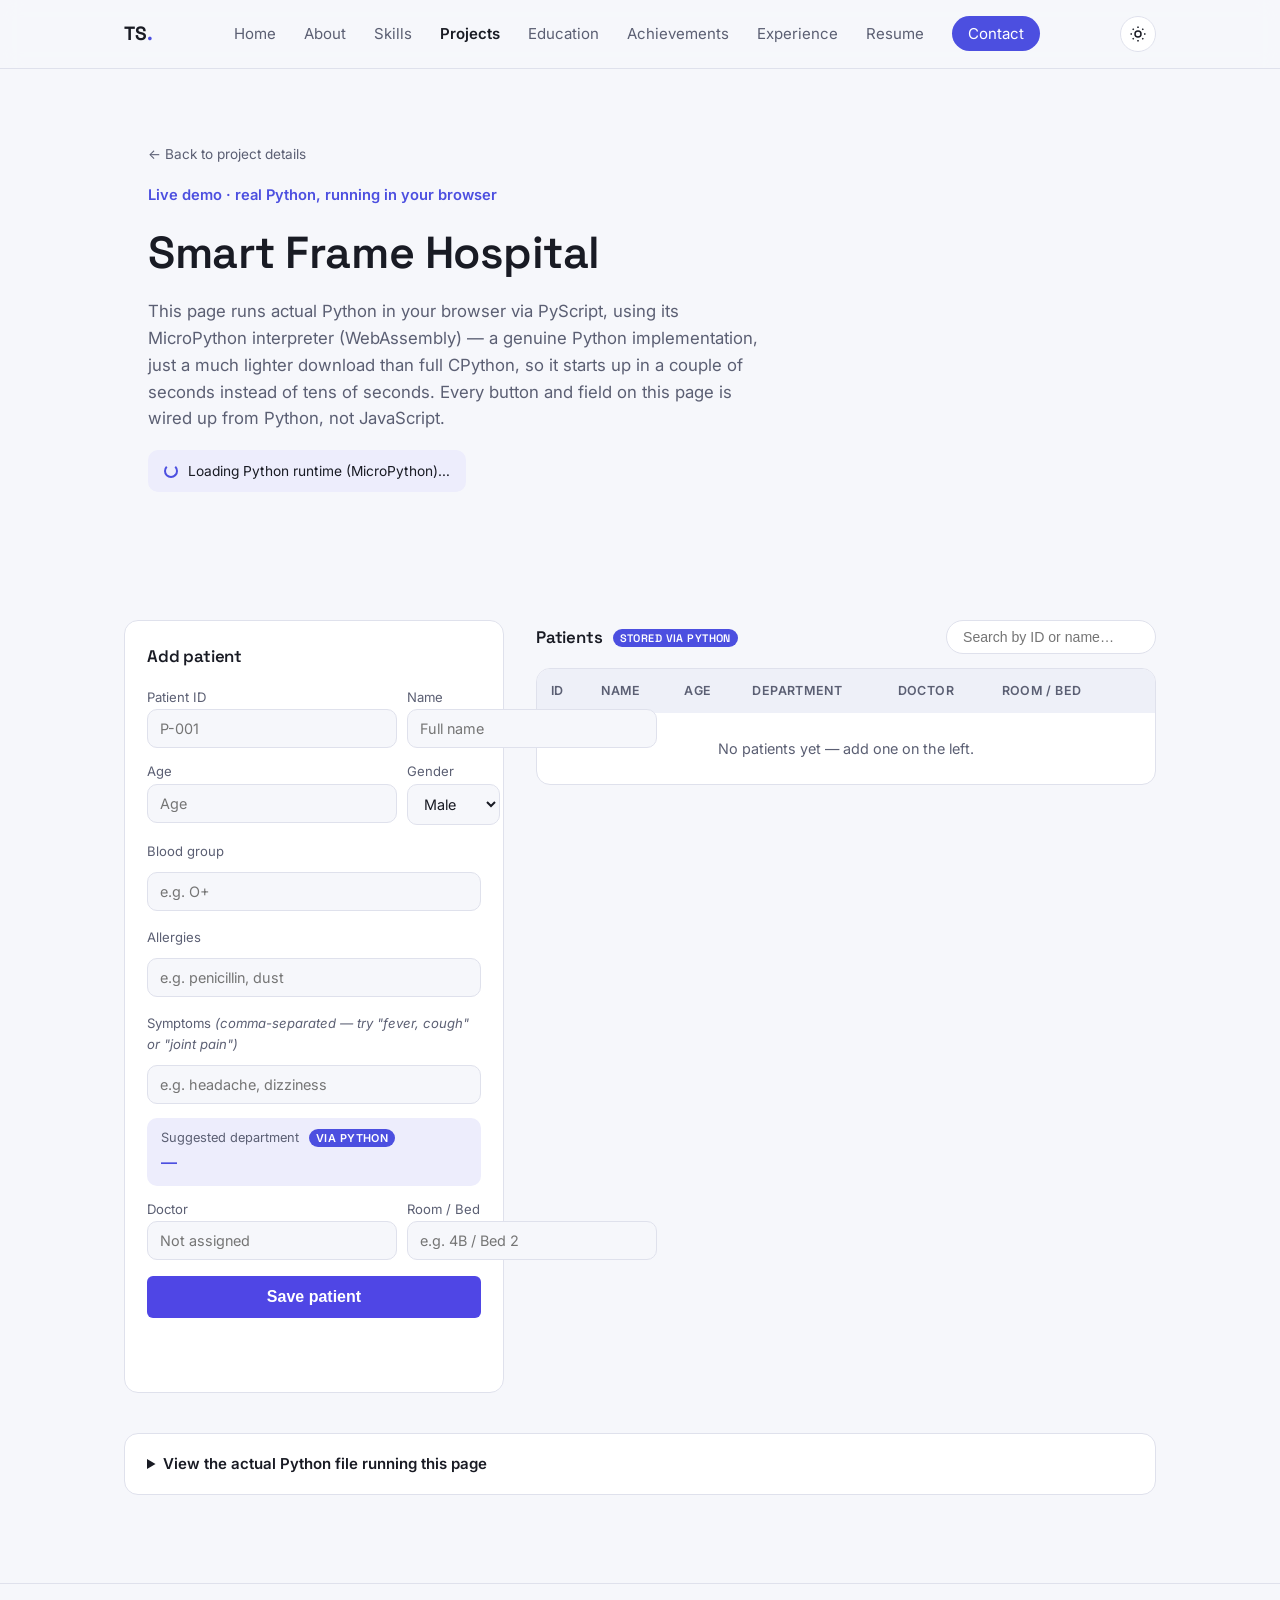
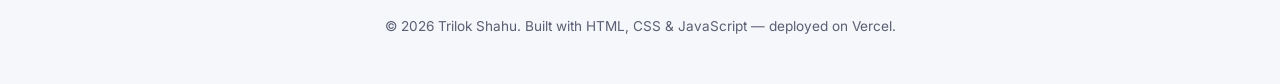
<file: hospital-app.html>
<!DOCTYPE html>
<html lang="en">
<head>
<meta charset="UTF-8">
<meta name="viewport" content="width=device-width, initial-scale=1.0">
<title>Smart Frame Hospital — Live Demo — Trilok Shahu</title>
<meta name="description" content="Live demo of Smart Frame Hospital running real Python in the browser via PyScript/MicroPython — patient intake, symptom-based department suggestion, patient list.">
<link rel="preconnect" href="https://fonts.googleapis.com">
<link rel="preconnect" href="https://fonts.gstatic.com" crossorigin>
<link href="https://fonts.googleapis.com/css2?family=Space+Grotesk:wght@500;600;700&family=Inter:wght@400;500;600&family=JetBrains+Mono:wght@400;500&display=swap" rel="stylesheet">
<link rel="stylesheet" href="style.css">
<link rel="stylesheet" href="https://pyscript.net/releases/2025.11.1/core.css">
<script type="module" src="https://pyscript.net/releases/2025.11.1/core.js"></script>
</head>
<body>

<div class="noise-bg" aria-hidden="true"></div>
<header class="nav-wrap">
  <nav class="nav" aria-label="Primary">
    <a href="index.html" class="nav-brand">TS<span class="dot">.</span></a>
    <button class="nav-toggle" id="navToggle" aria-label="Toggle menu" aria-expanded="false">
      <span></span><span></span><span></span>
    </button>
    <ul class="nav-links" id="navLinks">
      <li><a href="index.html">Home</a></li>
      <li><a href="about.html">About</a></li>
      <li><a href="skills.html">Skills</a></li>
      <li><a href="projects.html" class="is-current">Projects</a></li>
      <li><a href="education.html">Education</a></li>
      <li><a href="achievements.html">Achievements</a></li>
      <li><a href="experience.html">Experience</a></li>
      <li><a href="resume.html">Resume</a></li>
      <li><a href="contact.html" class="nav-cta">Contact</a></li>
    </ul>
    <button class="theme-toggle" id="themeToggle" aria-label="Toggle dark mode">
      <svg class="icon-sun" width="18" height="18" viewBox="0 0 24 24" fill="none" stroke="currentColor" stroke-width="2"><circle cx="12" cy="12" r="4"/><path d="M12 2v2M12 20v2M4.9 4.9l1.4 1.4M17.7 17.7l1.4 1.4M2 12h2M20 12h2M4.9 19.1l1.4-1.4M17.7 6.3l1.4-1.4"/></svg>
      <svg class="icon-moon" width="18" height="18" viewBox="0 0 24 24" fill="none" stroke="currentColor" stroke-width="2"><path d="M21 12.8A9 9 0 1111.2 3 7 7 0 0021 12.8z"/></svg>
    </button>
  </nav>
</header>

<main>
  <section class="page-header">
    <div class="section-inner">
      <a href="hill-climbing.html" class="back-link">← Back to project details</a>
      <p class="eyebrow">Live demo · real Python, running in your browser</p>
      <h1>Smart Frame Hospital</h1>
      <p class="page-desc">This page runs actual Python in your browser via <a href="https://pyscript.net" target="_blank" rel="noopener">PyScript</a>, using its MicroPython interpreter (WebAssembly) — a genuine Python implementation, just a much lighter download than full CPython, so it starts up in a couple of seconds instead of tens of seconds. Every button and field on this page is wired up from Python, not JavaScript.</p>
      <div id="pyStatus" class="py-status">
        <span class="py-spinner" aria-hidden="true"></span>
        <span id="pyStatusText">Loading Python runtime (MicroPython)…</span>
      </div>
    </div>
  </section>

  <section class="section">
    <div class="section-inner">
      <div class="app-layout">

        <form class="app-form" id="patientForm">
          <h2>Add patient</h2>

          <div class="form-row-2">
            <div>
              <label for="f-id">Patient ID</label>
              <input id="f-id" required placeholder="P-001">
            </div>
            <div>
              <label for="f-name">Name</label>
              <input id="f-name" required placeholder="Full name">
            </div>
          </div>

          <div class="form-row-2">
            <div>
              <label for="f-age">Age</label>
              <input id="f-age" type="number" min="0" required placeholder="Age">
            </div>
            <div>
              <label for="f-gender">Gender</label>
              <select id="f-gender">
                <option>Male</option><option>Female</option><option>Other</option>
              </select>
            </div>
          </div>

          <label for="f-blood">Blood group</label>
          <input id="f-blood" placeholder="e.g. O+">

          <label for="f-allergies">Allergies</label>
          <input id="f-allergies" placeholder="e.g. penicillin, dust">

          <label for="f-symptoms">Symptoms <span class="field-hint">(comma-separated — try "fever, cough" or "joint pain")</span></label>
          <input id="f-symptoms" placeholder="e.g. headache, dizziness" disabled>

          <div class="suggestion-box">
            <span class="fact-label">Suggested department <span class="py-tag">via Python</span></span>
            <span class="fact-value" id="suggestedDept">—</span>
          </div>

          <div class="form-row-2">
            <div>
              <label for="f-doctor">Doctor</label>
              <input id="f-doctor" placeholder="Not assigned">
            </div>
            <div>
              <label for="f-room">Room / Bed</label>
              <input id="f-room" placeholder="e.g. 4B / Bed 2">
            </div>
          </div>

          <button type="submit" class="btn btn-primary" id="saveBtn" disabled>Save patient</button>
          <p class="form-note" id="formNote"></p>
        </form>

        <div class="app-list">
          <div class="app-list-head">
            <h2>Patients <span class="py-tag">stored via Python</span></h2>
            <input id="searchBox" class="search-input" placeholder="Search by ID or name…">
          </div>
          <div class="table-wrap">
            <table class="patient-table" id="patientTable">
              <thead>
                <tr>
                  <th>ID</th><th>Name</th><th>Age</th><th>Department</th><th>Doctor</th><th>Room / Bed</th><th></th>
                </tr>
              </thead>
              <tbody id="patientTableBody"></tbody>
            </table>
            <p class="empty-note" id="emptyNote">No patients yet — add one on the left.</p>
          </div>
        </div>

      </div>

      <details class="knowledge-details">
        <summary>View the actual Python file running this page</summary>
        <p>This is the real <code>hospital_app.py</code> file, loaded by PyScript and executed live in your browser — adapted from the original desktop app by removing Tkinter and SQLite (which need a local OS), while keeping the reasoning and data logic unchanged.</p>
        <pre class="code-block"><code id="pySourceView">Loading…</code></pre>
      </details>
    </div>
  </section>
</main>

<footer class="site-footer">
  <p>&copy; <span id="year"></span> Trilok Shahu. Built with HTML, CSS &amp; JavaScript — deployed on Vercel.</p>
</footer>

<script src="script.js"></script>
<script>
  // Fetch and display the actual Python source that's running this page
  fetch('hospital_app.py')
    .then(r => r.text())
    .then(text => { document.getElementById('pySourceView').textContent = text; })
    .catch(() => { document.getElementById('pySourceView').textContent = 'Could not load source file.'; });

  // If PyScript itself never starts running within 25s, say so explicitly
  // (distinct from a Python error, which the .py file reports itself)
  setTimeout(() => {
    const box = document.getElementById('pyStatus');
    if (box && !box.classList.contains('py-ready') && !box.classList.contains('py-error')) {
      document.getElementById('pyStatusText').textContent =
        'The PyScript runtime itself did not start (unrelated to the Python code). Check your connection, try reloading, or try a different network/browser.';
      box.classList.add('py-error');
    }
  }, 25000);
</script>
<script type="mpy" src="hospital_app.py"></script>
</body>
</html>
</file>
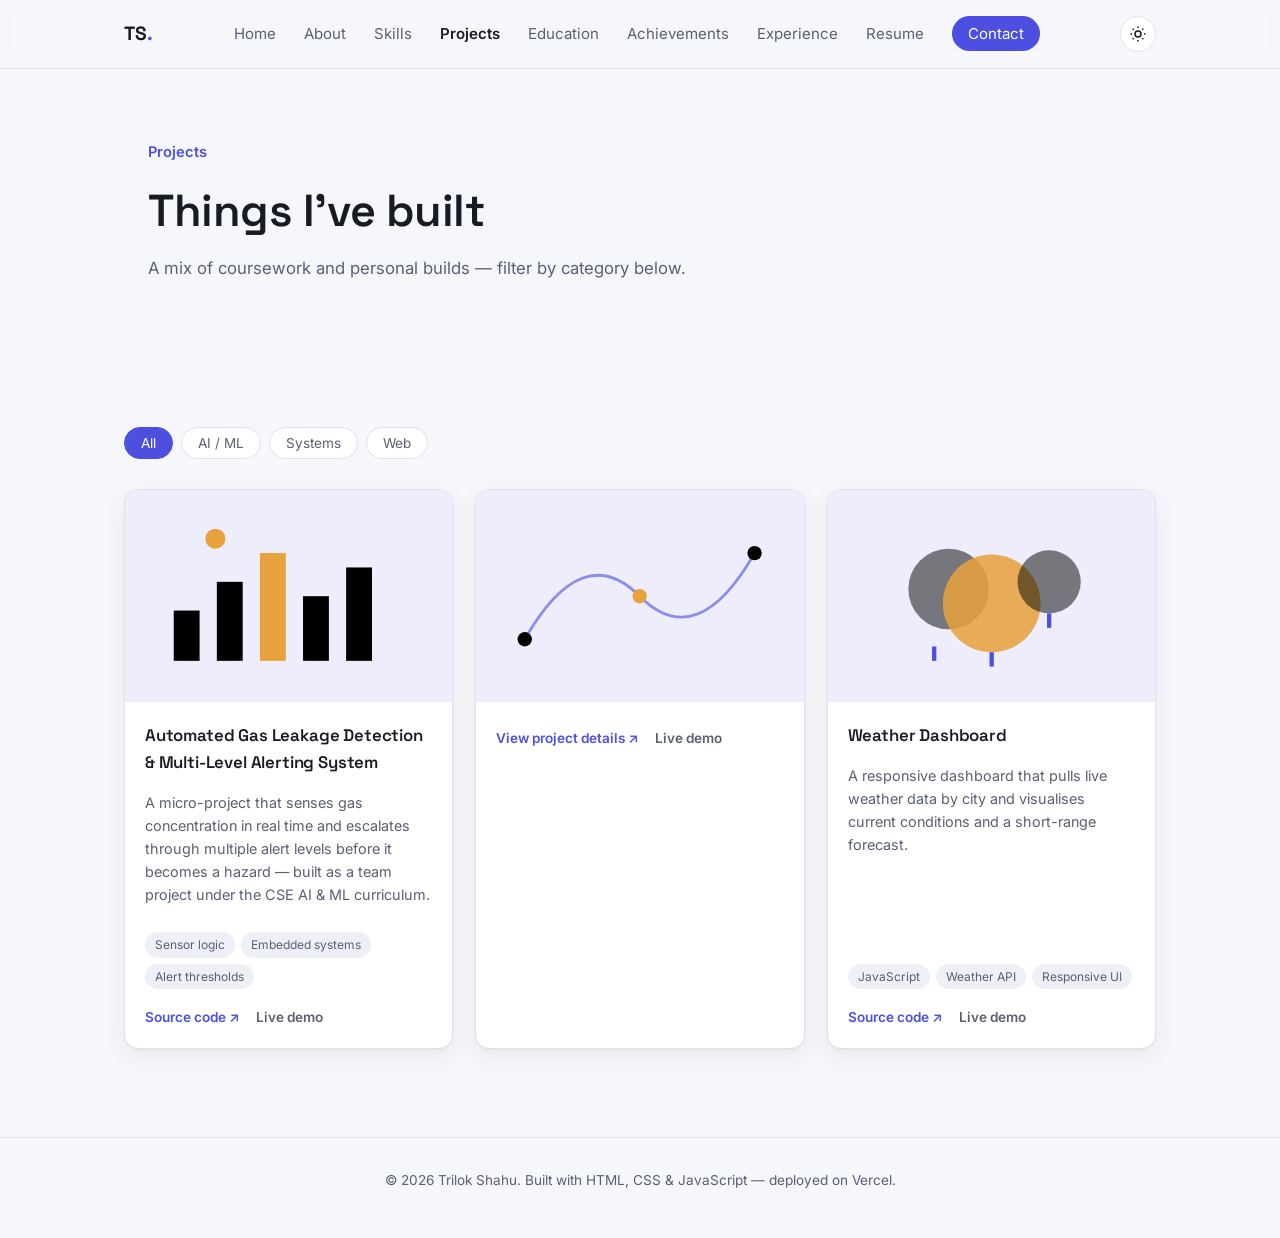
<file: projects.html>
<!DOCTYPE html>
<html lang="en">
<head>
<meta charset="UTF-8">
<meta name="viewport" content="width=device-width, initial-scale=1.0">
<title>Projects — Trilok Shahu</title>
<meta name="description" content="Projects by Trilok Shahu — gas leak detection, timetable optimizer, weather dashboard.">
<link rel="preconnect" href="https://fonts.googleapis.com">
<link rel="preconnect" href="https://fonts.gstatic.com" crossorigin>
<link href="https://fonts.googleapis.com/css2?family=Space+Grotesk:wght@500;600;700&family=Inter:wght@400;500;600&display=swap" rel="stylesheet">
<link rel="stylesheet" href="style.css">
</head>
<body>

<div class="noise-bg" aria-hidden="true"></div>
<header class="nav-wrap">
  <nav class="nav" aria-label="Primary">
    <a href="index.html" class="nav-brand">TS<span class="dot">.</span></a>
    <button class="nav-toggle" id="navToggle" aria-label="Toggle menu" aria-expanded="false">
      <span></span><span></span><span></span>
    </button>
    <ul class="nav-links" id="navLinks">
      <li><a href="index.html">Home</a></li>
      <li><a href="about.html">About</a></li>
      <li><a href="skills.html">Skills</a></li>
      <li><a href="projects.html" class="is-current">Projects</a></li>
      <li><a href="education.html">Education</a></li>
      <li><a href="achievements.html">Achievements</a></li>
      <li><a href="experience.html">Experience</a></li>
      <li><a href="resume.html">Resume</a></li>
      <li><a href="contact.html" class="nav-cta">Contact</a></li>
    </ul>
    <button class="theme-toggle" id="themeToggle" aria-label="Toggle dark mode">
      <svg class="icon-sun" width="18" height="18" viewBox="0 0 24 24" fill="none" stroke="currentColor" stroke-width="2"><circle cx="12" cy="12" r="4"/><path d="M12 2v2M12 20v2M4.9 4.9l1.4 1.4M17.7 17.7l1.4 1.4M2 12h2M20 12h2M4.9 19.1l1.4-1.4M17.7 6.3l1.4-1.4"/></svg>
      <svg class="icon-moon" width="18" height="18" viewBox="0 0 24 24" fill="none" stroke="currentColor" stroke-width="2"><path d="M21 12.8A9 9 0 1111.2 3 7 7 0 0021 12.8z"/></svg>
    </button>
  </nav>
</header>

<main>
  <section class="page-header">
    <div class="section-inner">
      <p class="eyebrow">Projects</p>
      <h1>Things I've built</h1>
      <p class="page-desc">A mix of coursework and personal builds — filter by category below.</p>
    </div>
  </section>
  <section class="section">
    <div class="section-inner">
      <div class="section-head">
        <div class="filter-bar" role="tablist" aria-label="Filter projects">
          <button class="filter-btn is-active" data-filter="all">All</button>
          <button class="filter-btn" data-filter="ai-ml">AI / ML</button>
          <button class="filter-btn" data-filter="systems">Systems</button>
          <button class="filter-btn" data-filter="web">Web</button>
        </div>
      </div>

      <div class="project-grid" id="projectGrid">

        <article class="project-card" data-tags="ai-ml systems">
          <div class="project-thumb" aria-hidden="true">
            <svg viewBox="0 0 200 120"><rect x="20" y="70" width="18" height="35" /><rect x="50" y="50" width="18" height="55" /><rect x="80" y="30" width="18" height="75" class="thumb-accent"/><rect x="110" y="60" width="18" height="45" /><rect x="140" y="40" width="18" height="65" /><circle cx="49" cy="20" r="7" class="thumb-accent"/></svg>
          </div>
          <div class="project-body">
            <h3>Automated Gas Leakage Detection &amp; Multi-Level Alerting System</h3>
            <p>A micro-project that senses gas concentration in real time and escalates through multiple alert levels before it becomes a hazard — built as a team project under the CSE AI &amp; ML curriculum.</p>
            <ul class="project-tech">
              <li>Sensor logic</li><li>Embedded systems</li><li>Alert thresholds</li>
            </ul>
            <div class="project-links">
              <a href="#" class="proj-link">Source code ↗</a>
              <a href="#" class="proj-link proj-link-muted">Live demo</a>
            </div>
          </div>
        </article>

        <article class="project-card" data-tags="ai-ml">
          <div class="project-thumb" aria-hidden="true">
            <svg viewBox="0 0 200 120"><g stroke="currentColor" stroke-width="2" fill="none" opacity="0.6"><path d="M20 90 Q 60 20 100 60 T 180 30"/></g><circle cx="20" cy="90" r="5"/><circle cx="100" cy="60" r="5" class="thumb-accent"/><circle cx="180" cy="30" r="5"/></svg>
          </div>
          <div class="project-body">
            <div class="project-links">
              <a href="hill-climbing.html" class="proj-link">View project details ↗</a>
              <a href="hospital-app.html" class="proj-link proj-link-muted">Live demo</a>
            </div>
          </div>
        </article>

        <article class="project-card" data-tags="web systems">
          <div class="project-thumb" aria-hidden="true">
            <svg viewBox="0 0 200 120"><circle cx="70" cy="55" r="28" opacity="0.5"/><circle cx="100" cy="65" r="34" class="thumb-accent" opacity="0.85"/><circle cx="140" cy="50" r="22" opacity="0.5"/><line x1="60" y1="95" x2="60" y2="105" stroke="currentColor" stroke-width="3"/><line x1="100" y1="99" x2="100" y2="109" stroke="currentColor" stroke-width="3"/><line x1="140" y1="72" x2="140" y2="82" stroke="currentColor" stroke-width="3"/></svg>
          </div>
          <div class="project-body">
            <h3>Weather Dashboard</h3>
            <p>A responsive dashboard that pulls live weather data by city and visualises current conditions and a short-range forecast.</p>
            <ul class="project-tech">
              <li>JavaScript</li><li>Weather API</li><li>Responsive UI</li>
            </ul>
            <div class="project-links">
              <a href="#" class="proj-link">Source code ↗</a>
              <a href="#" class="proj-link proj-link-muted">Live demo</a>
            </div>
          </div>
        </article>

      </div>
    </div>
  </section>

</main>

<footer class="site-footer">
  <p>&copy; <span id="year"></span> Trilok Shahu. Built with HTML, CSS &amp; JavaScript — deployed on Vercel.</p>
</footer>

<script src="script.js"></script>
</body>
</html>
</file>
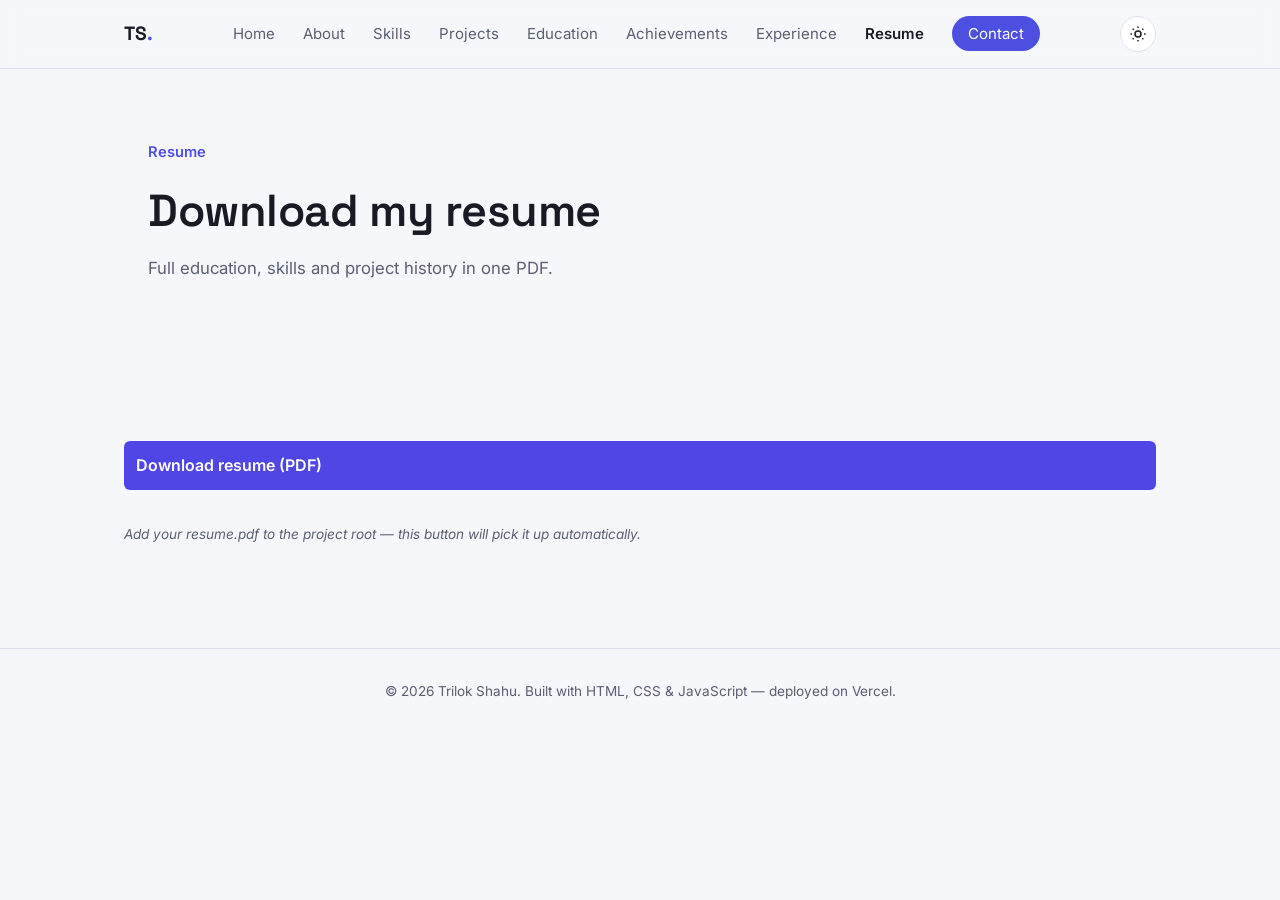
<file: resume.html>
<!DOCTYPE html>
<html lang="en">
<head>
<meta charset="UTF-8">
<meta name="viewport" content="width=device-width, initial-scale=1.0">
<title>Resume — Trilok Shahu</title>
<meta name="description" content="Download Trilok Shahu's resume.">
<link rel="preconnect" href="https://fonts.googleapis.com">
<link rel="preconnect" href="https://fonts.gstatic.com" crossorigin>
<link href="https://fonts.googleapis.com/css2?family=Space+Grotesk:wght@500;600;700&family=Inter:wght@400;500;600&display=swap" rel="stylesheet">
<link rel="stylesheet" href="style.css">
</head>
<body>

<div class="noise-bg" aria-hidden="true"></div>
<header class="nav-wrap">
  <nav class="nav" aria-label="Primary">
    <a href="index.html" class="nav-brand">TS<span class="dot">.</span></a>
    <button class="nav-toggle" id="navToggle" aria-label="Toggle menu" aria-expanded="false">
      <span></span><span></span><span></span>
    </button>
    <ul class="nav-links" id="navLinks">
      <li><a href="index.html">Home</a></li>
      <li><a href="about.html">About</a></li>
      <li><a href="skills.html">Skills</a></li>
      <li><a href="projects.html">Projects</a></li>
      <li><a href="education.html">Education</a></li>
      <li><a href="achievements.html">Achievements</a></li>
      <li><a href="experience.html">Experience</a></li>
      <li><a href="resume.html" class="is-current">Resume</a></li>
      <li><a href="contact.html" class="nav-cta">Contact</a></li>
    </ul>
    <button class="theme-toggle" id="themeToggle" aria-label="Toggle dark mode">
      <svg class="icon-sun" width="18" height="18" viewBox="0 0 24 24" fill="none" stroke="currentColor" stroke-width="2"><circle cx="12" cy="12" r="4"/><path d="M12 2v2M12 20v2M4.9 4.9l1.4 1.4M17.7 17.7l1.4 1.4M2 12h2M20 12h2M4.9 19.1l1.4-1.4M17.7 6.3l1.4-1.4"/></svg>
      <svg class="icon-moon" width="18" height="18" viewBox="0 0 24 24" fill="none" stroke="currentColor" stroke-width="2"><path d="M21 12.8A9 9 0 1111.2 3 7 7 0 0021 12.8z"/></svg>
    </button>
  </nav>
</header>

<main>
  <section class="page-header">
    <div class="section-inner">
      <p class="eyebrow">Resume</p>
      <h1>Download my resume</h1>
      <p class="page-desc">Full education, skills and project history in one PDF.</p>
    </div>
  </section>
  <section class="section resume-section">
    <div class="section-inner resume-inner">
      <a href="./resume.pdf" class="btn btn-primary" download>Download resume (PDF)</a>
      <p class="skills-note">Add your resume.pdf to the project root — this button will pick it up automatically.</p>
    </div>
  </section>

</main>

<footer class="site-footer">
  <p>&copy; <span id="year"></span> Trilok Shahu. Built with HTML, CSS &amp; JavaScript — deployed on Vercel.</p>
</footer>

<script src="script.js"></script>
</body>
</html>
</file>
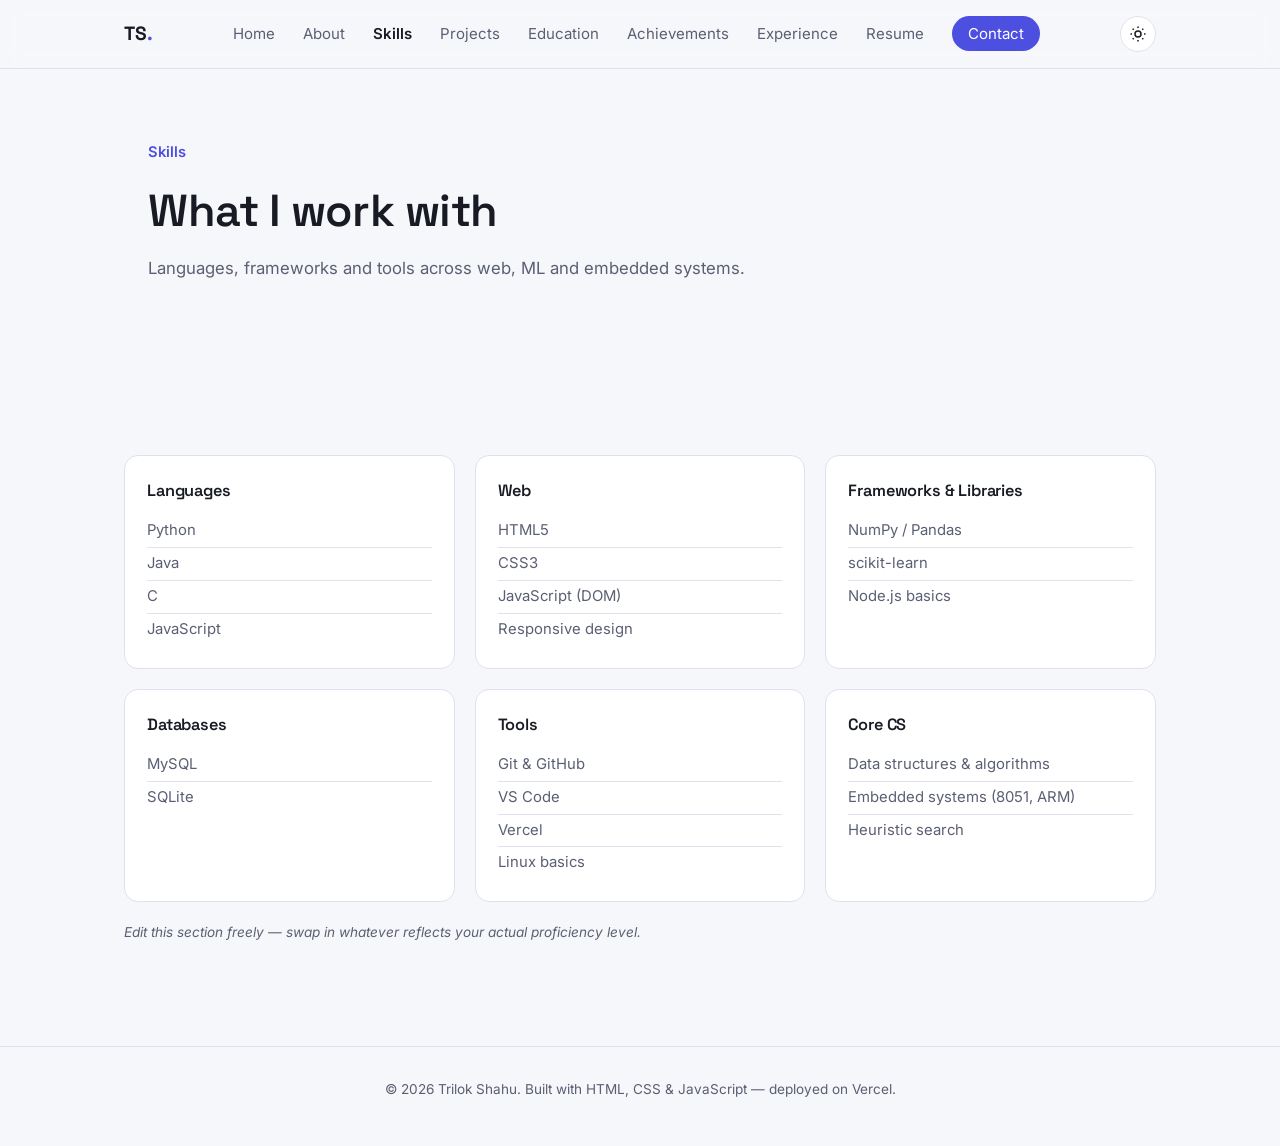
<file: skills.html>
<!DOCTYPE html>
<html lang="en">
<head>
<meta charset="UTF-8">
<meta name="viewport" content="width=device-width, initial-scale=1.0">
<title>Skills — Trilok Shahu</title>
<meta name="description" content="Technical skills — languages, web technologies, frameworks, databases and tools.">
<link rel="preconnect" href="https://fonts.googleapis.com">
<link rel="preconnect" href="https://fonts.gstatic.com" crossorigin>
<link href="https://fonts.googleapis.com/css2?family=Space+Grotesk:wght@500;600;700&family=Inter:wght@400;500;600&display=swap" rel="stylesheet">
<link rel="stylesheet" href="style.css">
</head>
<body>

<div class="noise-bg" aria-hidden="true"></div>
<header class="nav-wrap">
  <nav class="nav" aria-label="Primary">
    <a href="index.html" class="nav-brand">TS<span class="dot">.</span></a>
    <button class="nav-toggle" id="navToggle" aria-label="Toggle menu" aria-expanded="false">
      <span></span><span></span><span></span>
    </button>
    <ul class="nav-links" id="navLinks">
      <li><a href="index.html">Home</a></li>
      <li><a href="about.html">About</a></li>
      <li><a href="skills.html" class="is-current">Skills</a></li>
      <li><a href="projects.html">Projects</a></li>
      <li><a href="education.html">Education</a></li>
      <li><a href="achievements.html">Achievements</a></li>
      <li><a href="experience.html">Experience</a></li>
      <li><a href="resume.html">Resume</a></li>
      <li><a href="contact.html" class="nav-cta">Contact</a></li>
    </ul>
    <button class="theme-toggle" id="themeToggle" aria-label="Toggle dark mode">
      <svg class="icon-sun" width="18" height="18" viewBox="0 0 24 24" fill="none" stroke="currentColor" stroke-width="2"><circle cx="12" cy="12" r="4"/><path d="M12 2v2M12 20v2M4.9 4.9l1.4 1.4M17.7 17.7l1.4 1.4M2 12h2M20 12h2M4.9 19.1l1.4-1.4M17.7 6.3l1.4-1.4"/></svg>
      <svg class="icon-moon" width="18" height="18" viewBox="0 0 24 24" fill="none" stroke="currentColor" stroke-width="2"><path d="M21 12.8A9 9 0 1111.2 3 7 7 0 0021 12.8z"/></svg>
    </button>
  </nav>
</header>

<main>
  <section class="page-header">
    <div class="section-inner">
      <p class="eyebrow">Skills</p>
      <h1>What I work with</h1>
      <p class="page-desc">Languages, frameworks and tools across web, ML and embedded systems.</p>
    </div>
  </section>
  <section class="section">
    <div class="section-inner">
      <div class="skills-grid">
        <div class="skill-card">
          <h3>Languages</h3>
          <ul><li>Python</li><li>Java</li><li>C</li><li>JavaScript</li></ul>
        </div>
        <div class="skill-card">
          <h3>Web</h3>
          <ul><li>HTML5</li><li>CSS3</li><li>JavaScript (DOM)</li><li>Responsive design</li></ul>
        </div>
        <div class="skill-card">
          <h3>Frameworks &amp; Libraries</h3>
          <ul><li>NumPy / Pandas</li><li>scikit-learn</li><li>Node.js basics</li></ul>
        </div>
        <div class="skill-card">
          <h3>Databases</h3>
          <ul><li>MySQL</li><li>SQLite</li></ul>
        </div>
        <div class="skill-card">
          <h3>Tools</h3>
          <ul><li>Git &amp; GitHub</li><li>VS Code</li><li>Vercel</li><li>Linux basics</li></ul>
        </div>
        <div class="skill-card">
          <h3>Core CS</h3>
          <ul><li>Data structures &amp; algorithms</li><li>Embedded systems (8051, ARM)</li><li>Heuristic search</li></ul>
        </div>
      </div>
      <p class="skills-note">Edit this section freely — swap in whatever reflects your actual proficiency level.</p>
    </div>
  </section>

</main>

<footer class="site-footer">
  <p>&copy; <span id="year"></span> Trilok Shahu. Built with HTML, CSS &amp; JavaScript — deployed on Vercel.</p>
</footer>

<script src="script.js"></script>
</body>
</html>
</file>
<file: style.css>
/* ===== Tokens ===== */
:root{
  --bg: #F6F7FB;
  --bg-alt: #EEF0F8;
  --surface: #FFFFFF;
  --text: #191B24;
  --text-muted: #5B5F73;
  --border: #DFE1EC;
  --accent: #4C4FE0;
  --accent-2: #E8A23D;
  --accent-soft: #EDEDFC;
  --radius: 14px;
  --shadow: 0 1px 2px rgba(20,20,40,0.04), 0 8px 24px rgba(20,20,40,0.06);
  --max: 1080px;
  --font-head: 'Space Grotesk', 'Inter', sans-serif;
  --font-body: 'Inter', system-ui, sans-serif;
}
:root[data-theme="dark"]{
  --bg: #14151C;
  --bg-alt: #191A23;
  --surface: #1E202B;
  --text: #EDEEF5;
  --text-muted: #9A9DB5;
  --border: #2C2E3C;
  --accent: #8B8DFF;
  --accent-2: #F0B85C;
  --accent-soft: #23243A;
  --shadow: 0 1px 2px rgba(0,0,0,0.2), 0 8px 24px rgba(0,0,0,0.3);
}

*{ box-sizing: border-box; }
html{ scroll-behavior: smooth; }
body{
  margin:0; background: var(--bg); color: var(--text);
  font-family: var(--font-body); line-height: 1.6;
  transition: background 0.3s ease, color 0.3s ease;
}
h1,h2,h3{ font-family: var(--font-head); font-weight: 600; margin: 0 0 0.4em; letter-spacing: -0.01em; }
p{ margin: 0 0 1em; color: var(--text-muted); }
a{ color: inherit; text-decoration: none; }
ul{ margin:0; padding:0; list-style:none; }
img,svg{ display:block; max-width:100%; }

.section-inner{ max-width: var(--max); margin: 0 auto; padding: 0 24px; }
.section{ padding: 88px 0; }
.section-alt{ background: var(--bg-alt); }

/* ===== Nav ===== */
.nav-wrap{ position: sticky; top:0; z-index: 50; background: color-mix(in srgb, var(--bg) 88%, transparent); backdrop-filter: blur(10px); border-bottom: 1px solid var(--border); }
.nav{ max-width: var(--max); margin: 0 auto; padding: 16px 24px; display:flex; align-items:center; justify-content:space-between; gap: 24px; }
.nav-brand{ font-family: var(--font-head); font-weight:700; font-size: 1.2rem; }
.nav-brand .dot{ color: var(--accent); }
.nav-links{ display:flex; align-items:center; gap: 28px; font-size: 0.94rem; }
.nav-links a{ color: var(--text-muted); transition: color 0.2s; white-space: nowrap; }
.nav-links a:hover{ color: var(--text); }
.nav-links a.is-current{ color: var(--text); font-weight: 600; }
.nav-cta.is-current{ background: var(--text); }
.nav-cta{ background: var(--accent); color:#fff !important; padding: 8px 16px; border-radius: 999px; }
.nav-cta:hover{ opacity:0.9; color:#fff !important; }
.theme-toggle{ background: var(--surface); border:1px solid var(--border); width:36px; height:36px; border-radius:50%; display:flex; align-items:center; justify-content:center; cursor:pointer; color: var(--text); flex-shrink:0; }
.icon-moon{ display:none; }
:root[data-theme="dark"] .icon-sun{ display:none; }
:root[data-theme="dark"] .icon-moon{ display:block; }
.nav-toggle{ display:none; background:none; border:none; cursor:pointer; flex-direction:column; gap:5px; padding:4px; }
.nav-toggle span{ width:22px; height:2px; background: var(--text); display:block; }

/* ===== Hero ===== */
.hero{ padding: 100px 24px 80px; max-width: var(--max); margin: 0 auto; }
.hero-grid{ display:grid; grid-template-columns: 1.15fr 0.85fr; gap: 48px; align-items:center; }
.eyebrow{ color: var(--accent); font-weight:600; font-size: 0.92rem; margin-bottom: 10px; }
.hero h1{ font-size: clamp(2.4rem, 5vw, 3.6rem); margin-bottom: 0.3em; }
.hero-tag{ font-size: 1.2rem; color: var(--text); font-weight:500; margin-bottom: 0.6em; }
.hero-desc{ max-width: 46ch; }
.hero-cta{ display:flex; gap:14px; margin-top: 1.6em; flex-wrap: wrap; }
.btn{ display:inline-block; padding: 12px 22px; border-radius: 999px; font-weight:600; font-size:0.95rem; transition: transform 0.15s, opacity 0.15s; }
.btn:hover{ transform: translateY(-1px); }
.btn-primary{ background: var(--accent); color:#fff; }
.btn-primary:hover{ opacity:0.92; }
.btn-ghost{ border:1px solid var(--border); color: var(--text); }
.node-graph{ width:100%; height:auto; color: var(--text-muted); }
.node-graph .node-accent{ color: var(--accent); fill: var(--accent); }
.hero-visual{ display:flex; justify-content:center; }

/* ===== Page header (non-home pages) ===== */
.page-header{ padding: 72px 24px 40px; max-width: var(--max); margin: 0 auto; }
.page-header h1{ font-size: clamp(2rem, 4vw, 2.8rem); margin-bottom: 0.2em; }
.page-desc{ max-width: 56ch; font-size: 1.05rem; }

/* ===== Home quicklinks ===== */
.quicklinks-grid{ display:grid; grid-template-columns: repeat(3, 1fr); gap: 18px; }
.quicklink{ background: var(--surface); border:1px solid var(--border); border-radius: var(--radius); padding: 20px; transition: transform 0.15s, border-color 0.15s; }
.quicklink:hover{ transform: translateY(-2px); border-color: var(--accent); }
.quicklink h3{ font-size: 1rem; margin-bottom: 0.3em; }
.quicklink p{ font-size: 0.86rem; margin: 0; }

/* ===== Pyodide status + tags ===== */
.py-status{ display:flex; align-items:center; gap:10px; background: var(--accent-soft); border-radius: 10px; padding: 10px 16px; margin-top: 18px; font-size:0.86rem; color: var(--text); max-width: fit-content; }
.py-spinner{ width:14px; height:14px; border-radius:50%; border:2px solid var(--accent); border-top-color: transparent; animation: py-spin 0.8s linear infinite; flex-shrink:0; }
.py-status.py-ready .py-spinner{ animation:none; border:none; background: var(--accent); width:8px; height:8px; }
.py-status.py-error{ background: rgba(226,80,74,0.12); }
.py-status.py-error .py-spinner{ display:none; }
@keyframes py-spin{ to{ transform: rotate(360deg); } }
.py-tag{ font-size:0.68rem; font-weight:600; text-transform:uppercase; letter-spacing:0.04em; background: var(--accent); color:#fff; padding:2px 7px; border-radius:999px; margin-left:6px; vertical-align:middle; }

/* ===== Live app demo (hospital-app.html) ===== */
.app-layout{ display:grid; grid-template-columns: 380px 1fr; gap: 32px; align-items:start; }
.app-form{ background: var(--surface); border:1px solid var(--border); border-radius: var(--radius); padding: 22px; display:flex; flex-direction:column; gap:10px; position: sticky; top: 88px; }
.app-form h2{ font-size:1.05rem; margin-bottom: 0.2em; }
.app-form label{ font-size:0.82rem; color: var(--text-muted); margin-top:6px; }
.field-hint{ font-weight:400; font-style:italic; }
.app-form input, .app-form select{
  background: var(--bg); border:1px solid var(--border); border-radius:10px;
  padding: 10px 12px; font-family: var(--font-body); color: var(--text); font-size:0.9rem;
}
.app-form input:focus, .app-form select:focus{ outline: 2px solid var(--accent); outline-offset:1px; }
.form-row-2{ display:grid; grid-template-columns: 1fr 1fr; gap:10px; }
.suggestion-box{ background: var(--accent-soft); border-radius:10px; padding: 10px 14px; display:flex; flex-direction:column; gap:2px; margin-top:4px; }
.suggestion-box .fact-value{ color: var(--accent); }
.app-form .btn{ border:none; cursor:pointer; margin-top:6px; }

.app-list-head{ display:flex; justify-content:space-between; align-items:center; gap:16px; flex-wrap:wrap; margin-bottom: 14px; }
.app-list-head h2{ margin:0; font-size:1.05rem; }
.search-input{
  background: var(--surface); border:1px solid var(--border); border-radius:999px;
  padding: 8px 16px; font-size:0.88rem; color: var(--text); min-width: 200px;
}
.table-wrap{ background: var(--surface); border:1px solid var(--border); border-radius: var(--radius); overflow:hidden; }
.patient-table{ width:100%; border-collapse: collapse; font-size:0.86rem; }
.patient-table th{ text-align:left; padding: 12px 14px; background: var(--bg-alt); color: var(--text-muted); font-weight:600; font-size:0.78rem; text-transform: uppercase; letter-spacing:0.03em; }
.patient-table td{ padding: 12px 14px; border-top:1px solid var(--border); }
.badge{ background: var(--accent-soft); color: var(--accent); padding: 3px 10px; border-radius:999px; font-size:0.78rem; font-weight:600; }
.row-delete{ background:none; border:none; color: var(--text-muted); cursor:pointer; font-size:0.9rem; }
.row-delete:hover{ color: #E2504A; }
.empty-note{ padding: 24px; text-align:center; color: var(--text-muted); font-size:0.9rem; margin:0; }

.knowledge-details{ margin-top: 40px; background: var(--surface); border:1px solid var(--border); border-radius: var(--radius); padding: 18px 22px; }
.knowledge-details summary{ cursor:pointer; font-weight:600; font-size:0.94rem; }
.knowledge-details .feature-list{ margin-top: 12px; }

/* ===== Project detail page ===== */
.back-link{ display:inline-block; font-size:0.85rem; color: var(--text-muted); margin-bottom: 18px; }
.back-link:hover{ color: var(--accent); }
.detail-cta{ display:flex; align-items:center; gap:16px; flex-wrap:wrap; margin-top: 1.4em; }
.detail-note{ font-size:0.82rem; color: var(--text-muted); font-style: italic; }
.detail-grid{ display:grid; grid-template-columns: 1fr 260px; gap: 48px; align-items:start; }
.detail-grid h2{ font-size: 1.2rem; margin-top: 2em; }
.detail-grid h2:first-child{ margin-top: 0; }
.feature-list{ display:flex; flex-direction:column; gap:8px; }
.feature-list li{ color: var(--text-muted); font-size:0.94rem; padding-left: 18px; position:relative; }
.feature-list li::before{ content:"→"; position:absolute; left:0; color: var(--accent); }
.feature-list strong{ color: var(--text); }
.chip-row-inline{ display:flex; flex-wrap:wrap; gap:8px; }
.code-block{
  background: var(--surface); border:1px solid var(--border); border-radius: var(--radius);
  padding: 18px 20px; overflow-x:auto; font-family: 'JetBrains Mono', 'Fira Code', monospace;
  font-size: 0.82rem; line-height:1.55; color: var(--text);
}
.detail-grid code{ font-family: 'JetBrains Mono', 'Fira Code', monospace; background: var(--bg-alt); padding: 2px 6px; border-radius:5px; font-size:0.85em; }
.code-block code{ background:none; padding:0; }
.run-steps{ margin: 0; padding-left: 20px; color: var(--text-muted); display:flex; flex-direction:column; gap:6px; }
.detail-side{ display:grid; gap:14px; position: sticky; top: 88px; }

/* ===== About ===== */
.about-grid{ display:grid; grid-template-columns: 1.4fr 1fr; gap: 48px; margin-top: 32px; align-items:start; }
.about-facts{ display:grid; gap:16px; }
.fact{ background: var(--surface); border:1px solid var(--border); border-radius: var(--radius); padding: 16px 18px; display:flex; flex-direction:column; gap:4px; }
.fact-label{ font-size:0.8rem; color: var(--text-muted); }
.fact-value{ font-weight:600; }

/* ===== Skills ===== */
.skills-grid{ display:grid; grid-template-columns: repeat(3, 1fr); gap: 20px; margin-top: 28px; }
.skill-card{ background: var(--surface); border:1px solid var(--border); border-radius: var(--radius); padding: 22px; }
.skill-card h3{ font-size:1.02rem; margin-bottom: 0.7em; }
.skill-card li{ color: var(--text-muted); padding: 4px 0; font-size:0.93rem; border-top: 1px solid var(--border); }
.skill-card li:first-child{ border-top:none; }
.skills-note{ margin-top: 20px; font-size: 0.85rem; font-style: italic; }

/* ===== Projects ===== */
.section-head{ display:flex; justify-content:space-between; align-items:center; flex-wrap:wrap; gap:16px; }
.filter-bar{ display:flex; gap:8px; }
.filter-btn{ background: var(--surface); border:1px solid var(--border); padding:7px 16px; border-radius:999px; font-size:0.85rem; cursor:pointer; color: var(--text-muted); font-family: var(--font-body); }
.filter-btn.is-active{ background: var(--accent); color:#fff; border-color: var(--accent); }
.project-grid{ display:grid; grid-template-columns: repeat(3, 1fr); gap: 22px; margin-top: 30px; }
.project-card{ background: var(--surface); border:1px solid var(--border); border-radius: var(--radius); overflow:hidden; box-shadow: var(--shadow); display:flex; flex-direction:column; }
.project-thumb{ background: var(--accent-soft); padding: 20px; color: var(--accent); }
.project-thumb .thumb-accent{ color: var(--accent-2); fill: var(--accent-2); }
.project-body{ padding: 20px; display:flex; flex-direction:column; gap:8px; flex:1; }
.project-body h3{ font-size:1.05rem; }
.project-body p{ font-size:0.9rem; flex:1; }
.project-tech{ display:flex; flex-wrap:wrap; gap:6px; margin: 4px 0; }
.project-tech li{ font-size:0.75rem; background: var(--bg-alt); padding:3px 10px; border-radius:999px; color: var(--text-muted); }
.project-links{ display:flex; gap:16px; margin-top:6px; }
.proj-link{ font-size:0.85rem; font-weight:600; color: var(--accent); }
.proj-link-muted{ color: var(--text-muted); }
.project-card.is-hidden{ display:none; }

/* ===== Education timeline ===== */
.timeline{ margin-top: 30px; border-left: 2px solid var(--border); padding-left: 28px; }
.timeline-item{ position:relative; padding-bottom: 4px; }
.timeline-marker{ position:absolute; left:-34px; top:4px; width:10px; height:10px; border-radius:50%; background: var(--accent); }
.timeline-meta{ color: var(--accent); font-size:0.85rem; font-weight:600; margin-bottom: 0.6em; }

/* ===== Achievements / Experience ===== */
.chip-row{ display:flex; flex-wrap:wrap; gap:10px; margin-top: 24px; }
.chip{ background: var(--surface); border:1px dashed var(--border); padding: 10px 18px; border-radius: 999px; font-size:0.88rem; color: var(--text-muted); }
.empty-state{ margin-top: 24px; background: var(--surface); border:1px dashed var(--border); border-radius: var(--radius); padding: 28px; }

/* ===== Resume ===== */
.resume-inner{ text-align:left; }
.resume-inner .btn{ margin: 14px 0; }

/* ===== Contact ===== */

/* Modern Form Styling */
.contact-container {
  max-width: 480px;
  margin: 40px auto;
  padding: 32px;
  background: #ffffff;
  border-radius: 12px;
  box-shadow: 0 4px 20px rgba(0, 0, 0, 0.08);
  font-family: -apple-system, BlinkMacSystemFont, "Segoe UI", Roboto, sans-serif;
}

.contact-container h2 {
  margin-top: 0;
  margin-bottom: 24px;
  font-size: 24px;
  color: #1a1a1a;
  text-align: center;
}

.form-group {
  margin-bottom: 20px;
}

.form-group label {
  display: block;
  margin-bottom: 8px;
  font-size: 14px;
  font-weight: 600;
  color: #4a4a4a;
}

.form-group input,
.form-group textarea {
  width: 100%;
  padding: 12px;
  border: 1px solid #e0e0e0;
  border-radius: 6px;
  font-size: 15px;
  color: #333333;
  background-color: #f9f9f9;
  box-sizing: border-box;
  transition: all 0.2s ease-in-out;
}

/* Subtle focus effect when clicking input fields */
.form-group input:focus,
.form-group textarea:focus {
  outline: none;
  border-color: #4f46e5;
  background-color: #ffffff;
  box-shadow: 0 0 0 4px rgba(79, 70, 229, 0.1);
}

.btn-primary {
  width: 100%;
  padding: 12px;
  background-color: #4f46e5; /* Modern Indigo */
  color: #ffffff;
  border: none;
  border-radius: 6px;
  font-size: 16px;
  font-weight: 600;
  cursor: pointer;
  transition: background-color 0.2s ease;
}

.btn-primary:hover {
  background-color: #4338ca;
}

.btn-primary:active {
  transform: scale(0.98);
}

.form-note {
  margin-top: 12px;
  font-size: 13px;
  text-align: center;
  color: #71717a;
}


.contact-grid{ display:grid; grid-template-columns: 1fr 1.3fr; gap: 40px; margin-top: 28px; }
.contact-links{ display:flex; flex-direction:column; gap:14px; }
.contact-link{ background: var(--surface); border:1px solid var(--border); border-radius: var(--radius); padding: 16px 18px; display:flex; justify-content:space-between; font-size:0.9rem; }
.contact-link span:first-child{ color: var(--text-muted); }
.contact-value{ font-weight:600; }
.contact-form{ display:flex; flex-direction:column; gap:10px; }
.contact-form label{ font-size:0.82rem; color: var(--text-muted); margin-top:6px; }
.contact-form input, .contact-form textarea{
  background: var(--surface); border:1px solid var(--border); border-radius:10px;
  padding: 11px 14px; font-family: var(--font-body); color: var(--text); font-size:0.92rem;
}
.contact-form input:focus, .contact-form textarea:focus{ outline: 2px solid var(--accent); outline-offset:1px; }
.contact-form .btn{ margin-top: 8px; border:none; cursor:pointer; align-self:flex-start; }
.form-note{ font-size:0.85rem; color: var(--accent); min-height: 1.2em; }

/* ===== Footer ===== */
.site-footer{ text-align:center; padding: 32px 24px; border-top:1px solid var(--border); color: var(--text-muted); font-size:0.85rem; }

/* ===== Responsive ===== */
@media (max-width: 860px){
  .hero-grid, .about-grid, .contact-grid, .detail-grid, .app-layout{ grid-template-columns: 1fr; }
  .hero-visual{ order:-1; max-width: 260px; margin: 0 auto; }
  .skills-grid{ grid-template-columns: repeat(2,1fr); }
  .quicklinks-grid{ grid-template-columns: repeat(2,1fr); }
  .project-grid{ grid-template-columns: 1fr; }
  .nav-links{
    position:absolute; top: 100%; left:0; right:0; background: var(--surface);
    border-bottom:1px solid var(--border); flex-direction:column; align-items:flex-start;
    padding: 16px 24px; gap: 16px; display:none;
  }
  .nav-links.is-open{ display:flex; }
  .nav-toggle{ display:flex; }
}
@media (max-width: 560px){
  .skills-grid{ grid-template-columns: 1fr; }
  .section{ padding: 64px 0; }
  .form-row-2{ grid-template-columns: 1fr; }
  .app-form{ position: static; }
}

/* Reduced motion */
@media (prefers-reduced-motion: reduce){
  html{ scroll-behavior:auto; }
  .btn{ transition:none; }
}
</file>
